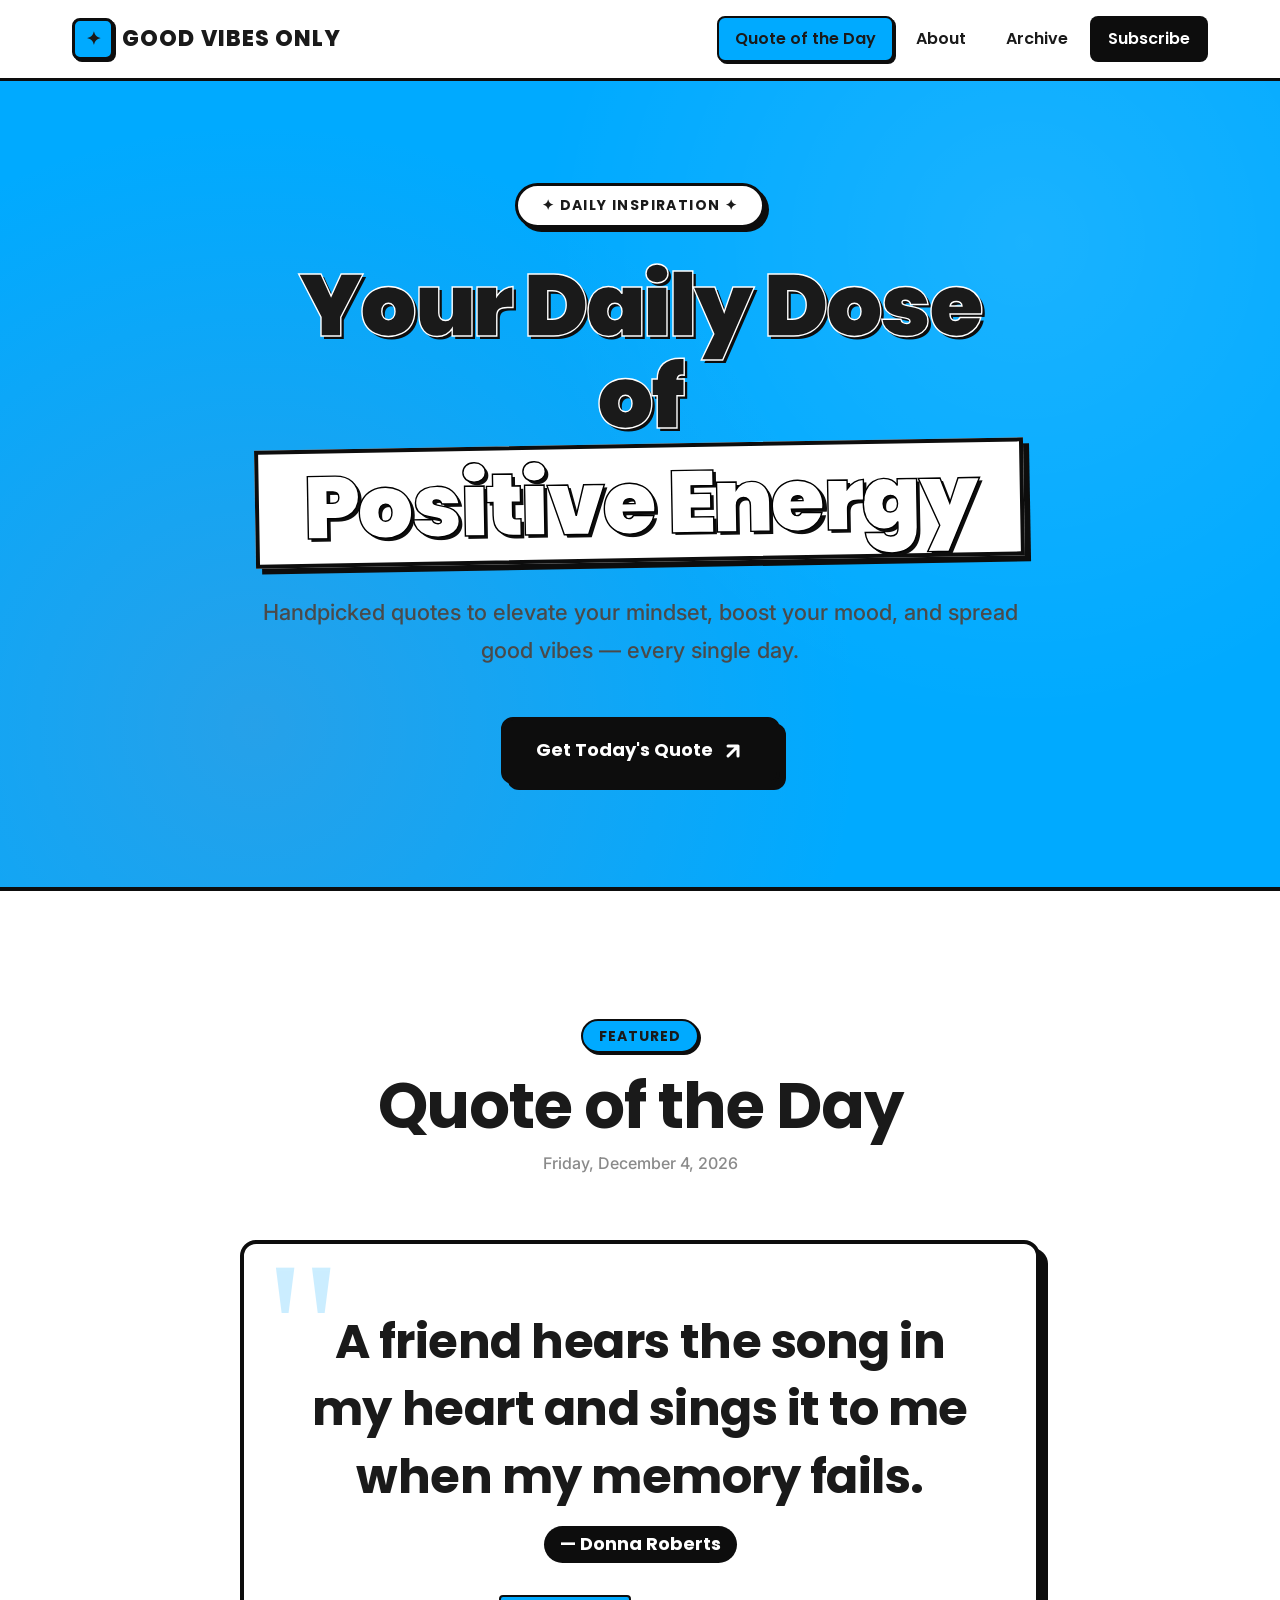
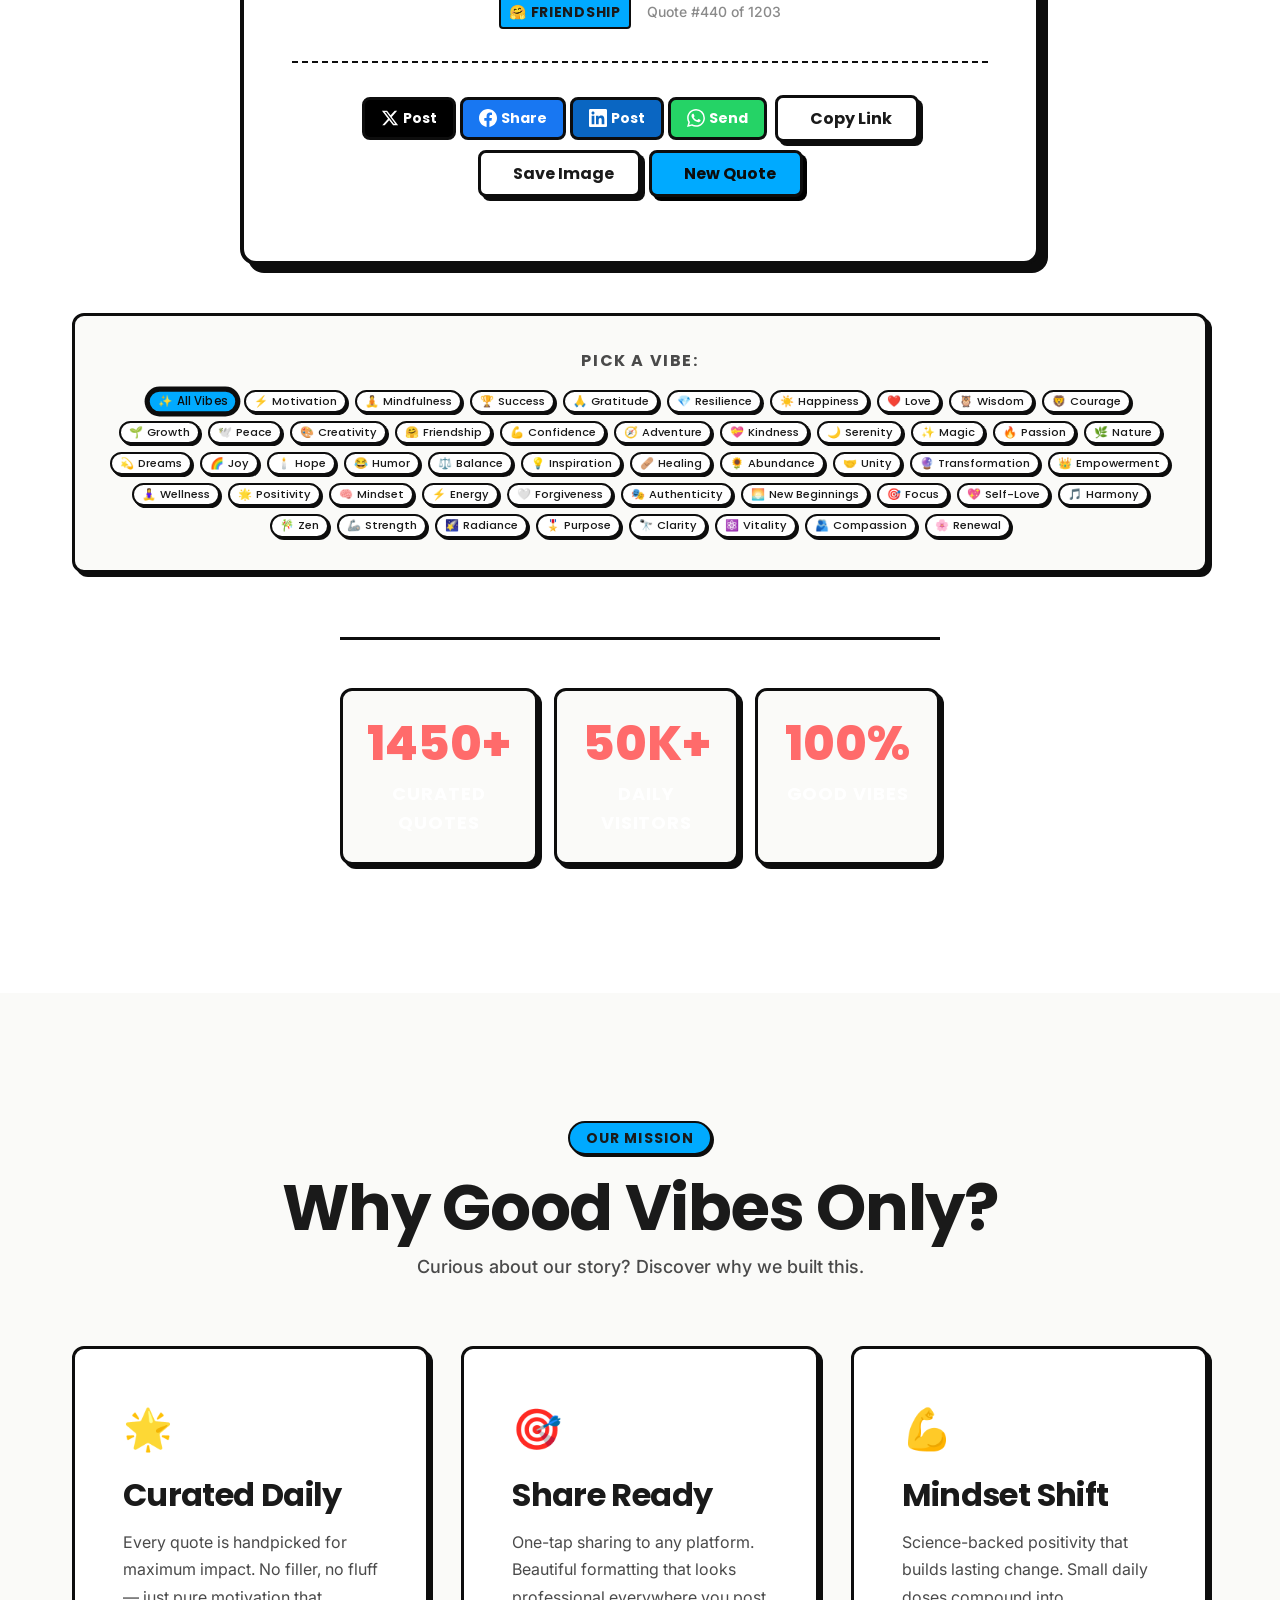
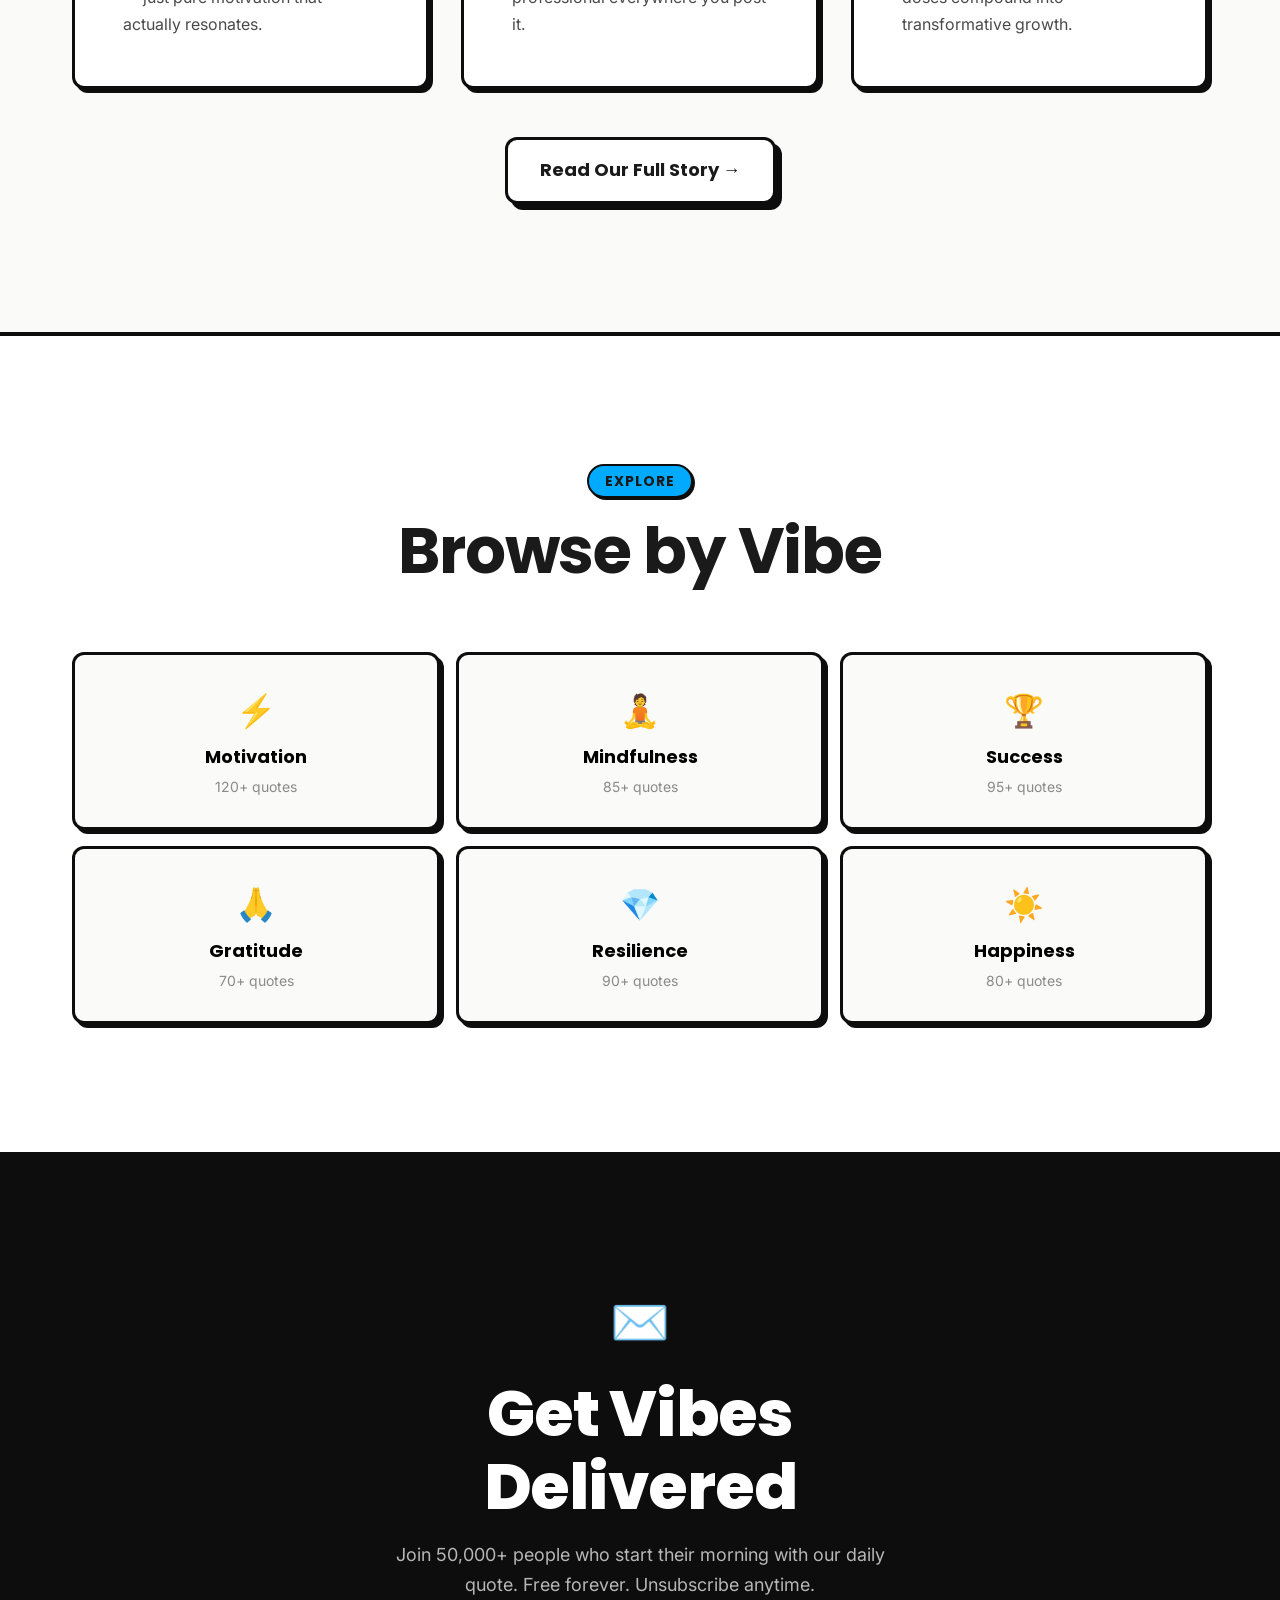
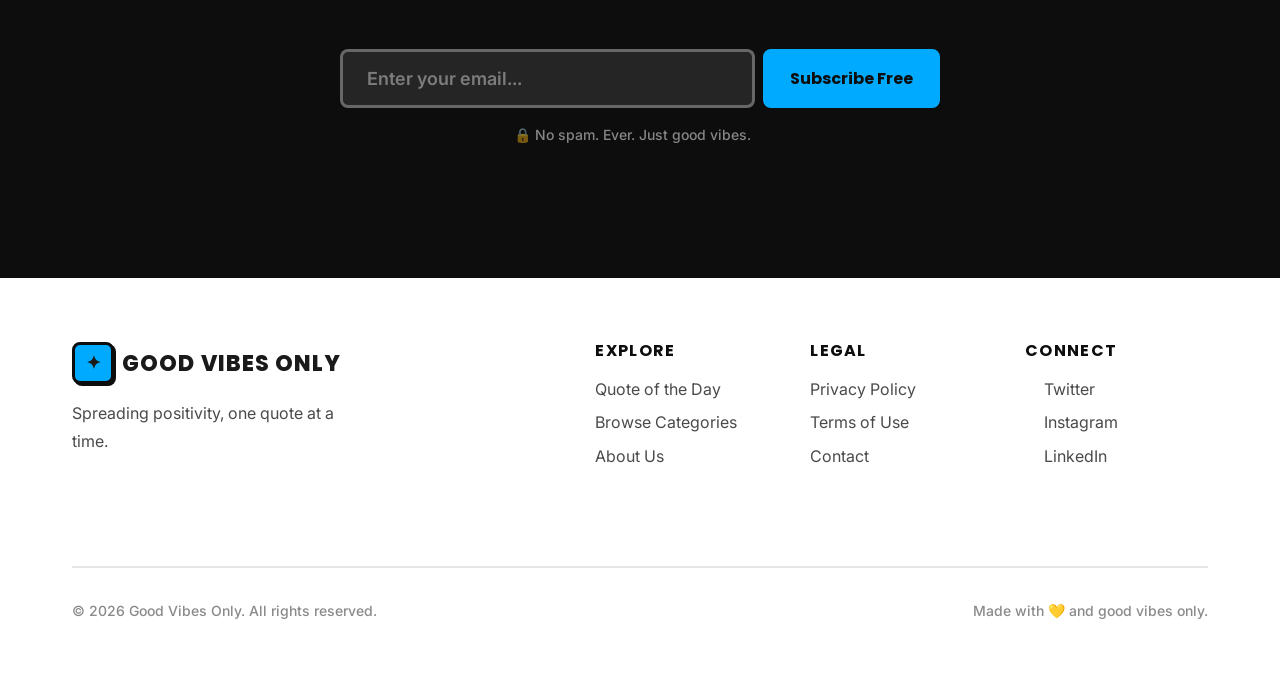
<file: index.html>
<!DOCTYPE html>
<html lang="en" data-theme="light">
<head>
    <!-- ========== CORE META ========== -->
    <meta charset="UTF-8">
    <meta name="viewport" content="width=device-width, initial-scale=1.0, viewport-fit=cover">
    <meta http-equiv="X-UA-Compatible" content="IE=edge">
    
    <!-- ========== SEO PRIMARY ========== -->
    <title>Good Vibes Only | Daily Positive Quotes & Motivation</title>
    <meta name="title" content="Good Vibes Only | Daily Positive Quotes & Motivation">
    <meta name="description" content="Start your day with powerful positive quotes. Good Vibes Only delivers handpicked motivational quotes to elevate your mindset, boost productivity, and spread positivity. Share inspiration daily.">
    <meta name="keywords" content="positive quotes, daily motivation, good vibes, inspirational quotes, mindfulness, mental health, self improvement, daily affirmations, motivation, positivity">
    <meta name="author" content="Good Vibes Only">
    <meta name="robots" content="index, follow, max-image-preview:large, max-snippet:-1, max-video-preview:-1">
    <link rel="canonical" href="https://goodvibesonly.com/">
    
    <!-- ========== OPEN GRAPH (Facebook/LinkedIn/etc) ========== -->
    <meta property="og:type" content="website">
    <meta property="og:url" content="https://goodvibesonly.com/">
    <meta property="og:title" content="Good Vibes Only | Quote of the Day">
    <meta property="og:description" content="Your daily dose of positivity. Handpicked quotes to inspire, motivate, and transform your mindset.">
    <meta property="og:image" content="https://goodvibesonly.com/img/og-default.jpg">
    <meta property="og:image:width" content="1200">
    <meta property="og:image:height" content="630">
    <meta property="og:image:alt" content="Good Vibes Only - Daily Positive Quote">
    <meta property="og:site_name" content="Good Vibes Only">
    <meta property="og:locale" content="en_US">
    
    <!-- ========== TWITTER CARD ========== -->
    <meta name="twitter:card" content="summary_large_image">
    <meta name="twitter:url" content="https://goodvibesonly.com/">
    <meta name="twitter:title" content="Good Vibes Only | Quote of the Day">
    <meta name="twitter:description" content="Your daily dose of positivity. Handpicked quotes to inspire and transform.">
    <meta name="twitter:image" content="https://goodvibesonly.com/img/twitter-default.jpg">
    <meta name="twitter:creator" content="@goodvibesonly">
    <meta name="twitter:site" content="@goodvibesonly">
    
    <!-- ========== STRUCTURED DATA (JSON-LD) ========== -->
    <script type="application/ld+json">
    {
        "@context": "https://schema.org",
        "@type": "WebSite",
        "name": "Good Vibes Only",
        "url": "https://goodvibesonly.com/",
        "description": "Daily positive quotes and motivation to transform your mindset",
        "publisher": {
            "@type": "Organization",
            "name": "Good Vibes Only",
            "logo": {
                "@type": "ImageObject",
                "url": "https://goodvibesonly.com/img/logo.svg"
            }
        },
        "potentialAction": {
            "@type": "SearchAction",
            "target": "https://goodvibesonly.com/?q={search_term_string}",
            "query-input": "required name=search_term_string"
        }
    }
    </script>
    
    <!-- ========== FAVICON & APP ICONS ========== -->
    <link rel="icon" type="image/svg+xml" href="/img/favicon.svg">
    <link rel="apple-touch-icon" sizes="180x180" href="/img/apple-touch-icon.png">
    <link rel="manifest" href="/site.webmanifest">
    <meta name="theme-color" content="#00aaff">
    <meta name="msapplication-TileColor" content="#00aaff">
    
    <!-- ========== PRECONNECT FOR PERFORMANCE ========== -->
    <link rel="preconnect" href="https://fonts.googleapis.com">
    <link rel="preconnect" href="https://fonts.gstatic.com" crossorigin>
    
    <!-- ========== FONTS (Poppins Bold - Smooth Anatomical) ========== -->
    <link href="https://fonts.googleapis.com/css2?family=Poppins:wght@500;600;700;800;900&family=Inter:wght@400;500;600&display=swap" rel="stylesheet">
    
    <!-- ========== STYLESHEETS ========== -->
    <link rel="stylesheet" href="/css/styles.css" id="layout-1">
    <link rel="stylesheet" href="/css/styles-blue.css" id="layout-2" disabled>
    <link rel="stylesheet" href="/css/about.css">
</head>

<body>
    <!-- ===== SKIP NAVIGATION (Accessibility) ===== -->
    <a href="#main-content" class="skip-link">Skip to main content</a>
    
    <!-- ===== HEADER ===== -->
    <header class="site-header" role="banner">
        <div class="container header-inner">
            <a href="/" class="logo" aria-label="Good Vibes Only - Home">
                <span class="logo-icon" id="logo-toggle" aria-label="Toggle layout theme" title="Click to switch layout">✦</span>
                <span class="logo-text">GOOD VIBES ONLY</span>
            </a>
            <nav class="main-nav" role="navigation" aria-label="Main navigation">
                <ul class="nav-list">
                    <li><a data-route="/#quote-of-the-day" class="nav-link active">Quote of the Day</a></li>
                    <li><a data-route="/about" class="nav-link">About</a></li>
                    <li><a data-route="/#archive" class="nav-link">Archive</a></li>
                    <li><a data-route="/#subscribe" class="nav-link nav-cta">Subscribe</a></li>
                </ul>
            </nav>
            <button class="mobile-menu-toggle" aria-label="Toggle menu" aria-expanded="false">
                <span class="hamburger"></span>
            </button>
        </div>
    </header>

    <!-- ===== MAIN CONTENT (SPA PAGES) ===== -->
    <main id="main-content" role="main">
        
        <!-- ============================================ -->
        <!-- PAGE: HOME                                  -->
        <!-- ============================================ -->
        <div data-page="home" class="page-active">
            
            <!-- Hero Section -->
            <section class="hero" aria-label="Hero banner">
                <div class="container hero-inner">
                    <p class="hero-badge" aria-label="Daily inspiration badge">✦ DAILY INSPIRATION ✦</p>
                    <h1 class="hero-title">
                        <div class="hero-prefix">Your Daily Dose of</div>
                        <span class="hero-accent">Positive Energy</span>
                    </h1>
                    <p class="hero-subtitle">Handpicked quotes to elevate your mindset, boost your mood, and spread good vibes — every single day.</p>
                    <a data-route="/#quote-of-the-day" href="#quote-of-the-day" class="btn btn-primary btn-large">
                        <span>Get Today's Quote</span>
                        <svg class="btn-arrow" viewBox="0 0 24 24" fill="none" stroke="currentColor" stroke-width="3" stroke-linecap="round" stroke-linejoin="round" aria-hidden="true"><path d="M7 17L17 7M17 7H7M17 7V17"/></svg>
                    </a>
                </div>
            </section>

            <!-- Quote of the Day Section -->
            <section id="quote-of-the-day" class="quote-section" aria-labelledby="qotd-heading">
                <div class="container">
                    
                    <!-- Section Header -->
                    <header class="section-header">
                        <span class="section-badge">FEATURED</span>
                        <h2 id="qotd-heading" class="section-title">Quote of the Day</h2>
                        <time id="quote-date" class="quote-date" datetime=""></time>
                    </header>

                    <!-- Quote Card (Screenshot Optimized) -->
                    <article class="quote-card" id="quote-card" itemscope itemtype="https://schema.org/Quote">
                        
                        <!-- Quote Content -->
                        <blockquote class="quote-content" itemprop="text">
                            <p id="quote-text" class="quote-text"></p>
                            <footer class="quote-author" itemscope itemtype="https://schema.org/Person">
                                <cite itemprop="name" id="quote-author"></cite>
                            </footer>
                        </blockquote>

                        <!-- Quote Meta -->
                        <aside class="quote-meta">
                            <span class="quote-category" id="quote-category"></span>
                            <span class="quote-number" id="quote-number"></span>
                        </aside>

                        <!-- Action Buttons -->
                        <div class="quote-actions">
                            
                            <!-- Share Buttons -->
                            <div class="share-group" role="group" aria-label="Share this quote">
                                <button class="btn btn-share btn-twitter" data-platform="twitter" aria-label="Share on Twitter/X">
                                    <svg viewBox="0 0 24 24" fill="currentColor" aria-hidden="true"><path d="M18.244 2.25h3.308l-7.227 8.26 8.502 11.24H16.17l-5.214-6.817L4.99 21.75H1.68l7.73-8.835L1.254 2.25H8.08l4.713 6.231zm-1.161 17.52h1.833L7.084 4.126H5.117z"/></svg>
                                    <span>Post</span>
                                </button>
                                <button class="btn btn-share btn-facebook" data-platform="facebook" aria-label="Share on Facebook">
                                    <svg viewBox="0 0 24 24" fill="currentColor" aria-hidden="true"><path d="M24 12.073c0-6.627-5.373-12-12-12s-12 5.373-12 12c0 5.99 4.388 10.954 10.125 11.854v-8.385H7.078v-3.47h3.047V9.43c0-3.007 1.792-4.669 4.533-4.669 1.312 0 2.686.235 2.686.235v2.953H15.83c-1.491 0-1.956.925-1.956 1.874v2.25h3.328l-.532 3.47h-2.796v8.385C19.612 23.027 24 18.062 24 12.073z"/></svg>
                                    <span>Share</span>
                                </button>
                                <button class="btn btn-share btn-linkedin" data-platform="linkedin" aria-label="Share on LinkedIn">
                                    <svg viewBox="0 0 24 24" fill="currentColor" aria-hidden="true"><path d="M20.447 20.452h-3.554v-5.569c0-1.328-.027-3.037-1.852-3.037-1.853 0-2.136 1.445-2.136 2.939v5.667H9.351V9h3.414v1.561h.046c.477-.9 1.637-1.85 3.37-1.85 3.601 0 4.267 2.37 4.267 5.455v6.286zM5.337 7.433c-1.144 0-2.063-.926-2.063-2.065 0-1.138.92-2.063 2.063-2.063 1.14 0 2.064.925 2.064 2.063 0 1.139-.925 2.065-2.064 2.065zm1.782 13.019H3.555V9h3.564v11.452zM22.225 0H1.771C.792 0 0 .774 0 1.729v20.542C0 23.227.792 24 1.771 24h20.451C23.2 24 24 23.227 24 22.271V1.729C24 .774 23.2 0 22.222 0h.003z"/></svg>
                                    <span>Post</span>
                                </button>
                                <button class="btn btn-share btn-whatsapp" data-platform="whatsapp" aria-label="Share on WhatsApp">
                                    <svg viewBox="0 0 24 24" fill="currentColor" aria-hidden="true"><path d="M17.472 14.382c-.297-.149-1.758-.867-2.03-.967-.273-.099-.471-.148-.67.15-.197.297-.767.966-.94 1.164-.173.199-.347.223-.644.075-.297-.15-1.255-.463-2.39-1.475-.883-.788-1.48-1.761-1.653-2.059-.173-.297-.018-.458.13-.606.134-.133.298-.347.446-.52.149-.174.198-.298.298-.497.099-.198.05-.371-.025-.52-.075-.149-.669-1.612-.916-2.207-.242-.579-.487-.5-.669-.51-.173-.008-.371-.01-.57-.01-.198 0-.52.074-.792.372-.272.297-1.04 1.016-1.04 2.479 0 1.462 1.065 2.875 1.213 3.074.149.198 2.096 3.2 5.077 4.487.709.306 1.262.489 1.694.625.712.227 1.36.195 1.871.118.571-.085 1.758-.719 2.006-1.413.248-.694.248-1.289.173-1.413-.074-.124-.272-.198-.57-.347m-5.421 7.403h-.004a9.87 9.87 0 01-5.031-1.378l-.361-.214-3.741.982.998-3.648-.235-.374a9.86 9.86 0 01-1.51-5.26c.001-5.45 4.436-9.884 9.888-9.884 2.64 0 5.122 1.03 6.988 2.898a9.825 9.825 0 012.893 6.994c-.003 5.45-4.437 9.884-9.885 9.884m8.413-18.297A11.815 11.815 0 0012.05 0C5.495 0 .16 5.335.157 11.892c0 2.096.547 4.142 1.588 5.945L.057 24l6.305-1.654a11.882 11.882 0 005.683 1.448h.005c6.554 0 11.89-5.335 11.893-11.893a11.821 11.821 0 00-3.48-8.413z"/></svg>
                                    <span>Send</span>
                                </button>
                            </div>

                            <!-- Copy Link Button -->
                            <button class="btn btn-secondary btn-copy" id="copy-link-btn" aria-label="Copy quote link">
                                <svg viewBox="0 0 24 24" fill="none" stroke="currentColor" stroke-width="2.5" stroke-linecap="round" stroke-linejoin="round" aria-hidden="true"><rect x="9" y="9" width="13" height="13" rx="2" ry="2"/><path d="M5 15H4a2 2 0 01-2-2V4a2 2 0 012-2h9a2 2 0 012 2v1"/></svg>
                                <span>Copy Link</span>
                            </button>

                            <!-- Download Screenshot Button -->
                            <button class="btn btn-secondary btn-download" id="download-btn" aria-label="Download quote as image">
                                <svg viewBox="0 0 24 24" fill="none" stroke="currentColor" stroke-width="2.5" stroke-linecap="round" stroke-linejoin="round" aria-hidden="true"><path d="M21 15v4a2 2 0 01-2 2H5a2 2 0 01-2-2v-4"/><polyline points="7 10 12 15 17 10"/><line x1="12" y1="15" x2="12" y2="3"/></svg>
                                <span>Save Image</span>
                            </button>

                            <!-- New Quote Button -->
                            <button class="btn btn-accent btn-new-quote" id="new-quote-btn" aria-label="Get new random quote">
                                <svg viewBox="0 0 24 24" fill="none" stroke="currentColor" stroke-width="2.5" stroke-linecap="round" stroke-linejoin="round" aria-hidden="true"><polyline points="23 4 23 10 17 10"/><polyline points="1 20 1 14 7 14"/><path d="M3.51 9a9 9 0 0114.85-3.36L23 10M1 14l4.64 4.36A9 9 0 0020.49 15"/></svg>
                                <span>New Quote</span>
                            </button>
                        </div>
                    </article>

                    <!-- Vibe Selector -->
                    <div class="vibe-selector" aria-label="Filter quotes by vibe">
                        <span class="vibe-label">Pick a Vibe:</span>
                        <div class="vibe-buttons" role="group" aria-label="Vibe categories">
                            <button class="vibe-btn active" data-vibe="all" aria-pressed="true">
                                <span class="vibe-emoji">✨</span>
                                <span class="vibe-name">All Vibes</span>
                            </button>
                            <button class="vibe-btn" data-vibe="motivation" aria-pressed="false">
                                <span class="vibe-emoji">⚡</span>
                                <span class="vibe-name">Motivation</span>
                            </button>
                            <button class="vibe-btn" data-vibe="mindfulness" aria-pressed="false">
                                <span class="vibe-emoji">🧘</span>
                                <span class="vibe-name">Mindfulness</span>
                            </button>
                            <button class="vibe-btn" data-vibe="success" aria-pressed="false">
                                <span class="vibe-emoji">🏆</span>
                                <span class="vibe-name">Success</span>
                            </button>
                            <button class="vibe-btn" data-vibe="gratitude" aria-pressed="false">
                                <span class="vibe-emoji">🙏</span>
                                <span class="vibe-name">Gratitude</span>
                            </button>
                            <button class="vibe-btn" data-vibe="resilience" aria-pressed="false">
                                <span class="vibe-emoji">💎</span>
                                <span class="vibe-name">Resilience</span>
                            </button>
                            <button class="vibe-btn" data-vibe="happiness" aria-pressed="false">
                                <span class="vibe-emoji">☀️</span>
                                <span class="vibe-name">Happiness</span>
                            </button>
                            <button class="vibe-btn" data-vibe="love" aria-pressed="false">
                                <span class="vibe-emoji">❤️</span>
                                <span class="vibe-name">Love</span>
                            </button>
                            <button class="vibe-btn" data-vibe="wisdom" aria-pressed="false">
                                <span class="vibe-emoji">🦉</span>
                                <span class="vibe-name">Wisdom</span>
                            </button>
                            <button class="vibe-btn" data-vibe="courage" aria-pressed="false">
                                <span class="vibe-emoji">🦁</span>
                                <span class="vibe-name">Courage</span>
                            </button>
                            <button class="vibe-btn" data-vibe="growth" aria-pressed="false">
                                <span class="vibe-emoji">🌱</span>
                                <span class="vibe-name">Growth</span>
                            </button>
                            <button class="vibe-btn" data-vibe="peace" aria-pressed="false">
                                <span class="vibe-emoji">🕊️</span>
                                <span class="vibe-name">Peace</span>
                            </button>
                            <button class="vibe-btn" data-vibe="creativity" aria-pressed="false">
                                <span class="vibe-emoji">🎨</span>
                                <span class="vibe-name">Creativity</span>
                            </button>
                            <button class="vibe-btn" data-vibe="friendship" aria-pressed="false">
                                <span class="vibe-emoji">🤗</span>
                                <span class="vibe-name">Friendship</span>
                            </button>
                            <button class="vibe-btn" data-vibe="confidence" aria-pressed="false">
                                <span class="vibe-emoji">💪</span>
                                <span class="vibe-name">Confidence</span>
                            </button>
                            <button class="vibe-btn" data-vibe="adventure" aria-pressed="false">
                                <span class="vibe-emoji">🧭</span>
                                <span class="vibe-name">Adventure</span>
                            </button>
                            <button class="vibe-btn" data-vibe="kindness" aria-pressed="false">
                                <span class="vibe-emoji">💝</span>
                                <span class="vibe-name">Kindness</span>
                            </button>
                            <button class="vibe-btn" data-vibe="serenity" aria-pressed="false">
                                <span class="vibe-emoji">🌙</span>
                                <span class="vibe-name">Serenity</span>
                            </button>
                            <button class="vibe-btn" data-vibe="magic" aria-pressed="false">
                                <span class="vibe-emoji">✨</span>
                                <span class="vibe-name">Magic</span>
                            </button>
                            <button class="vibe-btn" data-vibe="passion" aria-pressed="false">
                                <span class="vibe-emoji">🔥</span>
                                <span class="vibe-name">Passion</span>
                            </button>
                            <button class="vibe-btn" data-vibe="nature" aria-pressed="false">
                                <span class="vibe-emoji">🌿</span>
                                <span class="vibe-name">Nature</span>
                            </button>
                            <button class="vibe-btn" data-vibe="dreams" aria-pressed="false">
                                <span class="vibe-emoji">💫</span>
                                <span class="vibe-name">Dreams</span>
                            </button>
                            <button class="vibe-btn" data-vibe="joy" aria-pressed="false">
                                <span class="vibe-emoji">🌈</span>
                                <span class="vibe-name">Joy</span>
                            </button>
                            <button class="vibe-btn" data-vibe="hope" aria-pressed="false">
                                <span class="vibe-emoji">🕯️</span>
                                <span class="vibe-name">Hope</span>
                            </button>
                            <button class="vibe-btn" data-vibe="humor" aria-pressed="false">
                                <span class="vibe-emoji">😂</span>
                                <span class="vibe-name">Humor</span>
                            </button>
                            <button class="vibe-btn" data-vibe="balance" aria-pressed="false">
                                <span class="vibe-emoji">⚖️</span>
                                <span class="vibe-name">Balance</span>
                            </button>
                            <button class="vibe-btn" data-vibe="inspiration" aria-pressed="false">
                                <span class="vibe-emoji">💡</span>
                                <span class="vibe-name">Inspiration</span>
                            </button>
                            <button class="vibe-btn" data-vibe="healing" aria-pressed="false">
                                <span class="vibe-emoji">🩹</span>
                                <span class="vibe-name">Healing</span>
                            </button>
                            <button class="vibe-btn" data-vibe="abundance" aria-pressed="false">
                                <span class="vibe-emoji">🌻</span>
                                <span class="vibe-name">Abundance</span>
                            </button>
                            <button class="vibe-btn" data-vibe="unity" aria-pressed="false">
                                <span class="vibe-emoji">🤝</span>
                                <span class="vibe-name">Unity</span>
                            </button>
                            <button class="vibe-btn" data-vibe="transformation" aria-pressed="false">
                                <span class="vibe-emoji">🔮</span>
                                <span class="vibe-name">Transformation</span>
                            </button>
                            <button class="vibe-btn" data-vibe="empowerment" aria-pressed="false">
                                <span class="vibe-emoji">👑</span>
                                <span class="vibe-name">Empowerment</span>
                            </button>
                            <button class="vibe-btn" data-vibe="wellness" aria-pressed="false">
                                <span class="vibe-emoji">🧘‍♀️</span>
                                <span class="vibe-name">Wellness</span>
                            </button>
                            <button class="vibe-btn" data-vibe="positivity" aria-pressed="false">
                                <span class="vibe-emoji">🌟</span>
                                <span class="vibe-name">Positivity</span>
                            </button>
                            <button class="vibe-btn" data-vibe="mindset" aria-pressed="false">
                                <span class="vibe-emoji">🧠</span>
                                <span class="vibe-name">Mindset</span>
                            </button>
                            <button class="vibe-btn" data-vibe="energy" aria-pressed="false">
                                <span class="vibe-emoji">⚡</span>
                                <span class="vibe-name">Energy</span>
                            </button>
                            <button class="vibe-btn" data-vibe="forgiveness" aria-pressed="false">
                                <span class="vibe-emoji">🤍</span>
                                <span class="vibe-name">Forgiveness</span>
                            </button>
                            <button class="vibe-btn" data-vibe="authenticity" aria-pressed="false">
                                <span class="vibe-emoji">🎭</span>
                                <span class="vibe-name">Authenticity</span>
                            </button>
                            <button class="vibe-btn" data-vibe="new_beginnings" aria-pressed="false">
                                <span class="vibe-emoji">🌅</span>
                                <span class="vibe-name">New Beginnings</span>
                            </button>
                            <button class="vibe-btn" data-vibe="focus" aria-pressed="false">
                                <span class="vibe-emoji">🎯</span>
                                <span class="vibe-name">Focus</span>
                            </button>
                            <button class="vibe-btn" data-vibe="self_love" aria-pressed="false">
                                <span class="vibe-emoji">💖</span>
                                <span class="vibe-name">Self-Love</span>
                            </button>
                            <button class="vibe-btn" data-vibe="harmony" aria-pressed="false">
                                <span class="vibe-emoji">🎵</span>
                                <span class="vibe-name">Harmony</span>
                            </button>
                            <button class="vibe-btn" data-vibe="zen" aria-pressed="false">
                                <span class="vibe-emoji">🎋</span>
                                <span class="vibe-name">Zen</span>
                            </button>
                            <button class="vibe-btn" data-vibe="strength" aria-pressed="false">
                                <span class="vibe-emoji">🦾</span>
                                <span class="vibe-name">Strength</span>
                            </button>
                            <button class="vibe-btn" data-vibe="radiance" aria-pressed="false">
                                <span class="vibe-emoji">🌠</span>
                                <span class="vibe-name">Radiance</span>
                            </button>
                            <button class="vibe-btn" data-vibe="purpose" aria-pressed="false">
                                <span class="vibe-emoji">🎖️</span>
                                <span class="vibe-name">Purpose</span>
                            </button>
                            <button class="vibe-btn" data-vibe="clarity" aria-pressed="false">
                                <span class="vibe-emoji">🔭</span>
                                <span class="vibe-name">Clarity</span>
                            </button>
                            <button class="vibe-btn" data-vibe="vitality" aria-pressed="false">
                                <span class="vibe-emoji">⚛️</span>
                                <span class="vibe-name">Vitality</span>
                            </button>
                            <button class="vibe-btn" data-vibe="compassion" aria-pressed="false">
                                <span class="vibe-emoji">🫂</span>
                                <span class="vibe-name">Compassion</span>
                            </button>
                            <button class="vibe-btn" data-vibe="renewal" aria-pressed="false">
                                <span class="vibe-emoji">🌸</span>
                                <span class="vibe-name">Renewal</span>
                            </button>
                        </div>
                    </div>

                    <!-- Quick Stats -->
                    <div class="quick-stats" aria-label="Community statistics">
                        <div class="stat-item">
                            <span class="stat-value" id="total-quotes">1450+</span>
                            <span class="stat-label">Curated Quotes</span>
                        </div>
                        <div class="stat-item">
                            <span class="stat-value">50K+</span>
                            <span class="stat-label">Daily Visitors</span>
                        </div>
                        <div class="stat-item">
                            <span class="stat-value">100%</span>
                            <span class="stat-label">Good Vibes</span>
                        </div>
                    </div>
                </div>
            </section>

            <!-- About Section (Home Preview - links to full About page) -->
            <section id="about" class="about-section" aria-labelledby="about-heading">
                <div class="container">
                    <header class="section-header">
                        <span class="section-badge">OUR MISSION</span>
                        <h2 id="about-heading" class="section-title">Why Good Vibes Only?</h2>
                        <p class="section-subtitle">Curious about our story? Discover why we built this.</p>
                    </header>
                    <div class="about-grid">
                        <article class="about-card animate-on-scroll">
                            <div class="about-icon" aria-hidden="true">🌟</div>
                            <h3 class="about-title">Curated Daily</h3>
                            <p class="about-text">Every quote is handpicked for maximum impact. No filler, no fluff — just pure motivation that actually resonates.</p>
                        </article>
                        <article class="about-card animate-on-scroll">
                            <div class="about-icon" aria-hidden="true">🎯</div>
                            <h3 class="about-title">Share Ready</h3>
                            <p class="about-text">One-tap sharing to any platform. Beautiful formatting that looks professional everywhere you post it.</p>
                        </article>
                        <article class="about-card animate-on-scroll">
                            <div class="about-icon" aria-hidden="true">💪</div>
                            <h3 class="about-title">Mindset Shift</h3>
                            <p class="about-text">Science-backed positivity that builds lasting change. Small daily doses compound into transformative growth.</p>
                        </article>
                    </div>
                    <div style="text-align: center; margin-top: var(--space-2xl);">
                        <a data-route="/about" class="btn btn-secondary btn-large">
                            <span>Read Our Full Story →</span>
                        </a>
                    </div>
                </div>
            </section>

            <!-- Categories / Archive Section -->
            <section id="archive" class="archive-section" aria-labelledby="archive-heading">
                <div class="container">
                    <header class="section-header">
                        <span class="section-badge">EXPLORE</span>
                        <h2 id="archive-heading" class="section-title">Browse by Vibe</h2>
                    </header>
                    <div class="category-grid" role="list" aria-label="Quote categories">
                        <button class="category-card" data-category="motivation" role="listitem">
                            <span class="category-icon" aria-hidden="true">⚡</span>
                            <span class="category-name">Motivation</span>
                            <span class="category-count">120+ quotes</span>
                        </button>
                        <button class="category-card" data-category="mindfulness" role="listitem">
                            <span class="category-icon" aria-hidden="true">🧘</span>
                            <span class="category-name">Mindfulness</span>
                            <span class="category-count">85+ quotes</span>
                        </button>
                        <button class="category-card" data-category="success" role="listitem">
                            <span class="category-icon" aria-hidden="true">🏆</span>
                            <span class="category-name">Success</span>
                            <span class="category-count">95+ quotes</span>
                        </button>
                        <button class="category-card" data-category="gratitude" role="listitem">
                            <span class="category-icon" aria-hidden="true">🙏</span>
                            <span class="category-name">Gratitude</span>
                            <span class="category-count">70+ quotes</span>
                        </button>
                        <button class="category-card" data-category="resilience" role="listitem">
                            <span class="category-icon" aria-hidden="true">💎</span>
                            <span class="category-name">Resilience</span>
                            <span class="category-count">90+ quotes</span>
                        </button>
                        <button class="category-card" data-category="happiness" role="listitem">
                            <span class="category-icon" aria-hidden="true">☀️</span>
                            <span class="category-name">Happiness</span>
                            <span class="category-count">80+ quotes</span>
                        </button>
                    </div>
                </div>
            </section>

            <!-- Newsletter / Subscribe Section -->
            <section id="subscribe" class="subscribe-section" aria-labelledby="subscribe-heading">
                <div class="container">
                    <div class="subscribe-card">
                        <header class="subscribe-header">
                            <span class="subscribe-icon" aria-hidden="true">✉️</span>
                            <h2 id="subscribe-heading" class="subscribe-title">Get Vibes Delivered</h2>
                            <p class="subscribe-text">Join 50,000+ people who start their morning with our daily quote. Free forever. Unsubscribe anytime.</p>
                        </header>
                        <form class="subscribe-form" action="#" method="POST" aria-label="Newsletter subscription">
                            <div class="form-row">
                                <label for="email-input" class="sr-only">Email address</label>
                                <input 
                                    type="email" 
                                    id="email-input" 
                                    name="email" 
                                    class="form-input" 
                                    placeholder="Enter your email..."
                                    required
                                    autocomplete="email"
                                    aria-required="true"
                                >
                                <button type="submit" class="btn btn-primary btn-submit">
                                    <span>Subscribe Free</span>
                                </button>
                            </div>
                            <p class="form-note">🔒 No spam. Ever. Just good vibes.</p>
                        </form>
                    </div>
                </div>
            </section>

        </div><!-- END: HOME PAGE -->

        <!-- ============================================ -->
        <!-- PAGE: ABOUT                                 -->
        <!-- ============================================ -->
        <div data-page="about">
            
            <!-- About Hero -->
            <section id="about-hero" class="about-hero" aria-label="About page hero">
                <div class="container about-hero-inner">
                    <nav class="breadcrumb" aria-label="Breadcrumb">
                        <a data-route="/">Home</a>
                        <span class="breadcrumb-sep" aria-hidden="true">→</span>
                        <span aria-current="page">About</span>
                    </nav>
                    <h1 class="about-hero-title animate-on-scroll">
                        Why <span class="text-accent">Good Vibes Only</span>?
                    </h1>
                    <p class="about-hero-subtitle animate-on-scroll">
                        We're not just another quote site. We're a daily ritual for people who refuse to settle for ordinary days.
                    </p>
                    <div class="hero-decoration" aria-hidden="true">
                        <span class="deco-ring deco-ring-1"></span>
                        <span class="deco-ring deco-ring-2"></span>
                        <span class="deco-dot deco-dot-1"></span>
                        <span class="deco-dot deco-dot-2"></span>
                    </div>
                </div>
            </section>

            <!-- Origin Story -->
            <section id="origin-story" class="about-story" aria-labelledby="story-heading">
                <div class="container">
                    <div class="story-grid">
                        <div class="story-content animate-on-scroll">
                            <span class="section-badge">OUR ORIGIN</span>
                            <h2 id="story-heading" class="story-title">It Started With One Quote</h2>
                            <p class="story-text">
                                Good Vibes Only was born from a simple realization: <strong>the right words at the right time can change everything.</strong> One morning, a single quote shifted an entire perspective — and the idea took hold.
                            </p>
                            <p class="story-text">
                                We noticed something powerful. Most quote sites are cluttered, overwhelming, or feel impersonal. They treat words like content to be consumed rather than wisdom to be absorbed. That's where we're different.
                            </p>
                            <p class="story-text">
                                Every quote here is handpicked, vetted, and chosen because it has the potential to be someone's turning point. The quote that makes them apply for that job. Start that conversation. Forgive themselves. Take that leap.
                            </p>
                        </div>
                        <div class="story-visual animate-on-scroll" aria-hidden="true">
                            <div class="quote-showcase">
                                <span class="showcase-quote-mark">"</span>
                                <p class="showcase-text">The only way to do great work is to love what you do.</p>
                                <span class="showcase-author">— Steve Jobs</span>
                            </div>
                            <div class="floating-element float-1" aria-hidden="true">✦</div>
                            <div class="floating-element float-2" aria-hidden="true">⚡</div>
                            <div class="floating-element float-3" aria-hidden="true">💫</div>
                        </div>
                    </div>
                </div>
            </section>

            <!-- Mission / Vision / Values -->
            <section id="mission" class="about-mission" aria-labelledby="mission-heading">
                <div class="container">
                    <header class="section-header animate-on-scroll">
                        <span class="section-badge">WHAT DRIVES US</span>
                        <h2 id="mission-heading" class="section-title">Our North Star</h2>
                    </header>
                    
                    <div class="mission-grid">
                        <!-- Mission Card -->
                        <article class="mission-card mission-primary animate-on-scroll">
                            <div class="mission-icon-wrap">
                                <span class="mission-icon" aria-hidden="true">🎯</span>
                                <span class="mission-glow" aria-hidden="true"></span>
                            </div>
                            <h3 class="mission-title">Our Mission</h3>
                            <p class="mission-text">
                                To deliver one powerful dose of positivity every single day — curated with intention, designed for impact, and shared with love. We exist to turn ordinary mornings into extraordinary starting lines.
                            </p>
                            <ul class="mission-points">
                                <li>Handpick every quote for maximum resonance</li>
                                <li>Design for screenshot-worthy sharing</li>
                                <li>Build tools that amplify positivity</li>
                            </ul>
                        </article>

                        <!-- Vision Card -->
                        <article class="mission-card animate-on-scroll">
                            <div class="mission-icon-wrap">
                                <span class="mission-icon" aria-hidden="true">🔭</span>
                            </div>
                            <h3 class="mission-title">Our Vision</h3>
                            <p class="mission-text">
                                A world where everyone starts their day with intention. Where positivity isn't just a feeling — it's a practice. Where one quote becomes the catalyst for real change.
                            </p>
                        </article>

                        <!-- Values Grid -->
                        <div class="values-section animate-on-scroll">
                            <h3 class="values-heading">What We Believe In</h3>
                            <div class="values-grid stagger-children">
                                <div class="value-item">
                                    <span class="value-icon" aria-hidden="true">✦</span>
                                    <span class="value-name">Quality Over Quantity</span>
                                    <p class="value-desc">One great quote beats 50 mediocre ones</p>
                                </div>
                                <div class="value-item">
                                    <span class="value-icon" aria-hidden="true">♾️</span>
                                    <span class="value-name">Consistency compounds</span>
                                    <p class="value-desc">Small daily doses create lasting change</p>
                                </div>
                                <div class="value-item">
                                    <span class="value-icon" aria-hidden="true">🤝</span>
                                    <span class="value-name">Share the good</span>
                                    <p class="value-desc">Positivity multiplies when shared</p>
                                </div>
                                <div class="value-item">
                                    <span class="value-icon" aria-hidden="true">🧠</span>
                                    <span class="value-name">Science meets soul</span>
                                    <p class="value-desc">Backed by psychology, fueled by heart</p>
                                </div>
                            </div>
                        </div>
                    </div>
                </div>
            </section>

            <!-- By The Numbers -->
            <section id="stats" class="about-stats" aria-label="Impact statistics">
                <div class="container">
                    <header class="section-header animate-on-scroll">
                        <span class="section-badge">OUR IMPACT</span>
                        <h2 class="section-title">By The Numbers</h2>
                        <p class="section-subtitle">Numbers don't tell the whole story — but they give you an idea of the wave we're building together.</p>
                    </header>
                    
                    <div class="stats-grid stagger-children">
                        <div class="stat-card">
                            <span class="stat-number" data-target="105">0</span>
                            <span class="stat-suffix">+</span>
                            <span class="stat-label">Handpicked Quotes</span>
                            <p class="stat-desc">Every single one vetted for impact</p>
                        </div>
                        <div class="stat-card">
                            <span class="stat-number" data-target="50">0</span>
                            <span class="stat-suffix">K+</span>
                            <span class="stat-label">Daily Readers</span>
                            <p class="stat-desc">People starting their day with us</p>
                        </div>
                        <div class="stat-card">
                            <span class="stat-number" data-target="6">0</span>
                            <span class="stat-suffix"></span>
                            <span class="stat-label">Vibe Categories</span>
                            <p class="stat-desc">From Mindfulness to Motivation</p>
                        </div>
                        <div class="stat-card">
                            <span class="stat-number" data-target="100">0</span>
                            <span class="stat-suffix">%</span>
                            <span class="stat-label">Free Forever</span>
                            <p class="stat-desc">No paywalls, no catch, just vibes</p>
                        </div>
                    </div>
                </div>
            </section>

            <!-- How We Curate (Timeline) -->
            <section id="process" class="about-how" aria-labelledby="how-heading">
                <div class="container">
                    <header class="section-header animate-on-scroll">
                        <span class="section-badge">THE PROCESS</span>
                        <h2 id="how-heading" class="section-title">How We Curate</h2>
                        <p class="section-subtitle">Not all quotes are created equal. Here's our process.</p>
                    </header>
                    
                    <div class="timeline">
                        <div class="timeline-item animate-on-scroll">
                            <div class="timeline-marker" aria-hidden="true">
                                <span class="marker-number">01</span>
                                <span class="marker-line"></span>
                            </div>
                            <div class="timeline-content">
                                <h3 class="timeline-title">Discovery</h3>
                                <p class="timeline-text">We scour books, speeches, interviews, and timeless wisdom across cultures, eras, and disciplines. If it resonates, we find it.</p>
                            </div>
                        </div>
                        
                        <div class="timeline-item animate-on-scroll">
                            <div class="timeline-marker" aria-hidden="true">
                                <span class="marker-number">02</span>
                                <span class="marker-line"></span>
                            </div>
                            <div class="timeline-content">
                                <h3 class="timeline-title">Vetting</h3>
                                <p class="timeline-text">Every quote passes through our criteria: Is it authentic? Is it actionable? Does it have the power to shift perspective? If not, it doesn't make the cut.</p>
                            </div>
                        </div>
                        
                        <div class="timeline-item animate-on-scroll">
                            <div class="timeline-marker" aria-hidden="true">
                                <span class="marker-number">03</span>
                                <span class="marker-line"></span>
                            </div>
                            <div class="timeline-content">
                                <h3 class="timeline-title">Categorization</h3>
                                <p class="timeline-text">We tag each quote by category, mood, and use-case so you can find exactly what you need — whether it's Monday motivation or Friday gratitude.</p>
                            </div>
                        </div>
                        
                        <div class="timeline-item animate-on-scroll">
                            <div class="timeline-marker" aria-hidden="true">
                                <span class="marker-number">04</span>
                            </div>
                            <div class="timeline-content">
                                <h3 class="timeline-title">Delivery</h3>
                                <p class="timeline-text">Our algorithm selects a deterministic daily quote — meaning everyone sees the same quote each day. It creates a shared moment of positivity across our community.</p>
                            </div>
                        </div>
                    </div>
                </div>
            </section>

            <!-- What Makes Us Different -->
            <section id="difference" class="about-difference" aria-labelledby="diff-heading">
                <div class="container">
                    <header class="section-header animate-on-scroll">
                        <span class="section-badge">THE GOOD VIBES DIFFERENCE</span>
                        <h2 id="diff-heading" class="section-title">Not Just Another Quote Site</h2>
                    </header>
                    
                    <div class="difference-grid stagger-children">
                        <article class="diff-card diff-feature">
                            <div class="diff-icon" aria-hidden="true">🎨</div>
                            <h3 class="diff-title">Screenshot Ready</h3>
                            <p class="diff-text">Every quote is designed to look stunning when shared. One-tap download produces a beautiful image ready for any social platform.</p>
                        </article>
                        
                        <article class="diff-card diff-feature">
                            <div class="diff-icon" aria-hidden="true">📅</div>
                            <h3 class="diff-title">Daily Synchronicity</h3>
                            <p class="diff-text">Everyone gets the same quote each day. It creates a shared experience — like everyone reading the same chapter together.</p>
                        </article>
                        
                        <article class="diff-card diff-feature">
                            <div class="diff-icon" aria-hidden="true">🔒</div>
                            <h3 class="diff-title">Zero Noise</h3>
                            <p class="diff-text">No ads. No pop-ups. No endless scrolling. Just the quote, beautifully presented, and tools to share it with the world.</p>
                        </article>
                        
                        <article class="diff-card diff-feature">
                            <div class="diff-icon" aria-hidden="true">📱</div>
                            <h3 class="diff-title">Mobile First</h3>
                            <p class="diff-text">Designed for thumbs, not mice. Perfect on portrait, landscape, tablet, or desktop. Your vibe, your device.</p>
                        </article>
                        
                        <article class="diff-card diff-feature">
                            <div class="diff-icon" aria-hidden="true">🧠</div>
                            <h3 class="diff-title">Psychology Backed</h3>
                            <p class="diff-text">Our curation follows positive psychology principles: priming effects, affirmation reinforcement, and cognitive reframing.</p>
                        </article>
                        
                        <article class="diff-card diff-feature">
                            <div class="diff-icon" aria-hidden="true">♻️</div>
                            <h3 class="diff-title">Always Fresh</h3>
                            <p class="diff-text">365+ unique quotes means you'll see a new one every day of the year. No repeats until the cycle renews.</p>
                        </article>
                    </div>
                </div>
            </section>

            <!-- CTA Section -->
            <section id="cta" class="about-cta" aria-labelledby="cta-heading">
                <div class="container">
                    <div class="cta-card animate-on-scroll">
                        <span class="cta-icon" aria-hidden="true">✨</span>
                        <h2 id="cta-heading" class="cta-title">Ready to Start Your Day Right?</h2>
                        <p class="cta-text">Join thousands who've made Good Vibes part of their morning ritual. It takes 10 seconds to change your entire outlook.</p>
                        <div class="cta-actions">
                            <a data-route="/" class="btn btn-primary btn-large">
                                <span>Get Today's Quote</span>
                                <svg class="btn-arrow" viewBox="0 0 24 24" fill="none" stroke="currentColor" stroke-width="3" stroke-linecap="round" stroke-linejoin="round" aria-hidden="true"><path d="M7 17L17 7M17 7H7M17 7V17"/></svg>
                            </a>
                            <a data-route="/#subscribe" class="btn btn-secondary btn-large">
                                <span>Subscribe Free</span>
                            </a>
                        </div>
                    </div>
                </div>
            </section>

        </div><!-- END: ABOUT PAGE -->

    </main>

    <!-- ===== FOOTER ===== -->
    <footer class="site-footer" role="contentinfo">
        <div class="container footer-inner">
            <div class="footer-brand">
                <a data-route="/" class="logo footer-logo" aria-label="Good Vibes Only - Home">
                    <span class="logo-icon" aria-hidden="true">✦</span>
                    <span class="logo-text">GOOD VIBES ONLY</span>
                </a>
                <p class="footer-tagline">Spreading positivity, one quote at a time.</p>
            </div>
            
            <nav class="footer-nav" aria-label="Footer navigation">
                <div class="footer-col">
                    <h3 class="footer-heading">Explore</h3>
                    <ul class="footer-links">
                        <li><a data-route="/#quote-of-the-day">Quote of the Day</a></li>
                        <li><a data-route="/#archive">Browse Categories</a></li>
                        <li><a data-route="/about">About Us</a></li>
                    </ul>
                </div>
                <div class="footer-col">
                    <h3 class="footer-heading">Legal</h3>
                    <ul class="footer-links">
                        <li><a href="/privacy">Privacy Policy</a></li>
                        <li><a href="/terms">Terms of Use</a></li>
                        <li><a href="/contact">Contact</a></li>
                    </ul>
                </div>
                <div class="footer-col">
                    <h3 class="footer-heading">Connect</h3>
                    <ul class="footer-links social-links">
                        <li><a href="https://twitter.com/goodvibesonly" rel="noopener noreferrer" target="_blank" aria-label="Twitter/X">Twitter</a></li>
                        <li><a href="https://instagram.com/goodvibesonly" rel="noopener noreferrer" target="_blank" aria-label="Instagram">Instagram</a></li>
                        <li><a href="https://linkedin.com/company/goodvibesonly" rel="noopener noreferrer" target="_blank" aria-label="LinkedIn">LinkedIn</a></li>
                    </ul>
                </div>
            </nav>
            
            <div class="footer-bottom">
                <p class="copyright">&copy; <span id="current-year"></span> Good Vibes Only. All rights reserved.</p>
                <p class="made-with">Made with 💛 and good vibes only.</p>
            </div>
        </div>
    </footer>

    <!-- ===== TOAST NOTIFICATION ===== -->
    <div class="toast" id="toast" role="alert" aria-live="polite" hidden>
        <span class="toast-message" id="toast-message"></span>
    </div>

    <!-- ===== JAVASCRIPT ===== -->
    <script src="/js/quotes.js"></script>
    <script src="/js/main.js"></script>
    <script src="/js/router.js"></script>
    <script src="/js/about.js"></script>
</body>
</html>
</file>
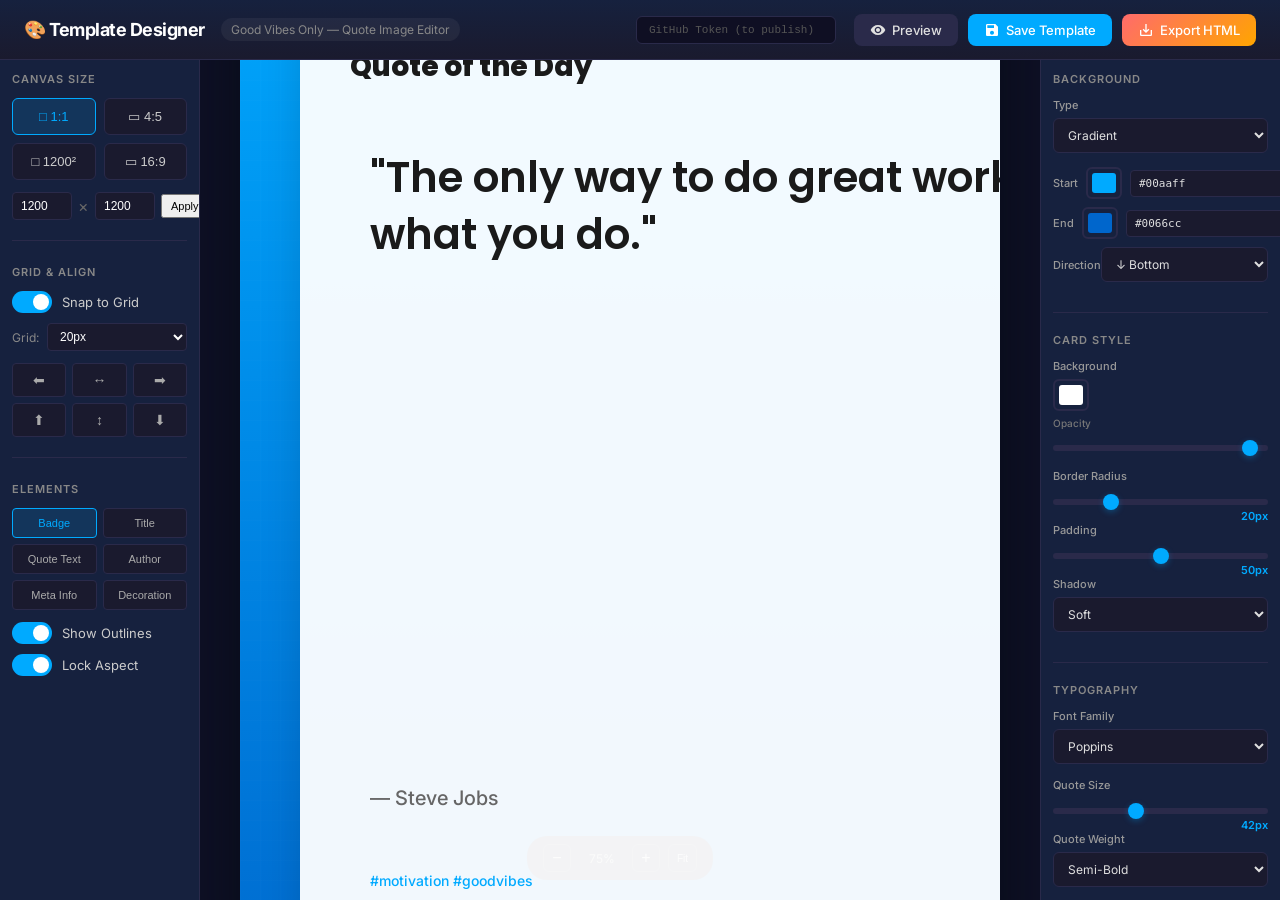
<file: qotdedit.html>
<!DOCTYPE html>
<html lang="en" data-theme="light">
<head>
    <meta charset="UTF-8">
    <meta name="viewport" content="width=device-width, initial-scale=1.0">
    <title>Quote Image Template Designer | Good Vibes Only</title>
    
    <!-- Fonts -->
    <link href="https://fonts.googleapis.com/css2?family=Poppins:wght@300;400;500;600;700;800;900&family=Inter:wght@300;400;500;600;700&family=Playfair+Display:wght@400;500;600;700;800;900&family=Montserrat:wght@300;400;500;600;700;800&family=Lora:wght@400;500;600;700&family=Raleway:wght@300;400;500;600;700;800&display=swap" rel="stylesheet">
    
    <!-- Editor Styles -->
    <link rel="stylesheet" href="css/qotdedit.css">
</head>
<body class="editor-body">
    <!-- ===== TOP BAR ===== -->
    <header class="editor-header">
        <div class="header-left">
            <h1 class="editor-logo">🎨 Template Designer</h1>
            <span class="editor-subtitle">Good Vibes Only — Quote Image Editor</span>
        </div>
        <div class="header-right">
            <div class="token-input-wrapper" title="Enter GitHub PAT to publish template for ALL visitors">
                <input type="password" id="github-token" placeholder="GitHub Token (to publish)" class="token-input">
            </div>
            <button id="btn-preview" class="btn btn-secondary">
                <svg viewBox="0 0 24 24" width="16" height="16"><path fill="currentColor" d="M12 4.5C7 4.5 2.73 7.61 1 12c1.73 4.39 6 7.5 11 7.5s9.27-3.11 11-7.5c-1.73-4.39-6-7.5-11-7.5zM12 17c-2.76 0-5-2.24-5-5s2.24-5 5-5 5 2.24 5 5-2.24 5-5 5zm0-8c-1.66 0-3 1.34-3 3s1.34 3 3 3 3-1.34 3-3-1.34-3-3-3z"/></svg>
                Preview
            </button>
            <button id="btn-save-template" class="btn btn-primary">
                <svg viewBox="0 0 24 24" width="16" height="16"><path fill="currentColor" d="M17 3H5c-1.11 0-2 .9-2 2v14c0 1.1.89 2 2 2h14c1.1 0 2-.9 2-2V7l-4-4zm-5 16c-1.66 0-3-1.34-3-3s1.34-3 3-3 3 1.34 3 3-1.34 3-3 3zm3-10H5V5h10v4z"/></svg>
                Save Template
            </button>
            <button id="btn-export" class="btn btn-accent">
                <svg viewBox="0 0 24 24" width="16" height="16"><path fill="currentColor" d="M19 12v7H5v-7H3v7c0 1.1.9 2 2 2h14c1.1 0 2-.9 2-2v-7h-2zm-6 .67l2.59-2.58L17 11.5l-5 5-5-5 1.41-1.41L11 12.67V3h2z"/></svg>
                Export HTML
            </button>
        </div>
    </header>

    <!-- ===== MAIN LAYOUT ===== -->
    <main class="editor-layout">
        
        <!-- LEFT TOOLBAR -->
        <aside class="toolbar-left">
            <div class="toolbar-section">
                <h3 class="toolbar-title">Canvas Size</h3>
                <div class="size-presets">
                    <button class="size-btn active" data-w="1080" data-h="1080">□ 1:1</button>
                    <button class="size-btn" data-w="1080" data-h="1350">▭ 4:5</button>
                    <button class="size-btn" data-w="1200" data-h="1200">□ 1200²</button>
                    <button class="size-btn" data-w="1920" data-h="1080">▭ 16:9</button>
                </div>
                <div class="custom-size">
                    <input type="number" id="canvas-w" value="1200" min="400" max="4000">
                    <span>×</span>
                    <input type="number" id="canvas-h" value="1200" min="400" max="4000">
                    <button id="apply-size" class="btn-small">Apply</button>
                </div>
            </div>

            <div class="toolbar-section">
                <h3 class="toolbar-title">Grid & Align</h3>
                <label class="toggle-label">
                    <input type="checkbox" id="snap-grid" checked>
                    <span class="toggle-switch"></span>
                    Snap to Grid
                </label>
                <div class="grid-size">
                    <label>Grid:</label>
                    <select id="grid-size-select">
                        <option value="10">10px</option>
                        <option value="20" selected>20px</option>
                        <option value="50">50px</option>
                        <option value="100">100px</option>
                    </select>
                </div>
                <div class="align-buttons">
                    <button class="align-btn" data-align="left" title="Align Left">⬅</button>
                    <button class="align-btn" data-align="center-h" title="Center Horizontal">↔</button>
                    <button class="align-btn" data-align="right" title="Align Right">➡</button>
                    <button class="align-btn" data-align="top" title="Align Top">⬆</button>
                    <button class="align-btn" data-align="center-v" title="Center Vertical">↕</button>
                    <button class="align-btn" data-align="bottom" title="Align Bottom">⬇</button>
                </div>
            </div>

            <div class="toolbar-section">
                <h3 class="toolbar-title">Elements</h3>
                <div class="element-list">
                    <button class="element-btn active" data-element="badge">Badge</button>
                    <button class="element-btn" data-element="title">Title</button>
                    <button class="element-btn" data-element="quote">Quote Text</button>
                    <button class="element-btn" data-element="author">Author</button>
                    <button class="element-btn" data-element="meta">Meta Info</button>
                    <button class="element-btn" data-element="decoration">Decoration</button>
                </div>
                <label class="toggle-label">
                    <input type="checkbox" id="show-outlines" checked>
                    <span class="toggle-switch"></span>
                    Show Outlines
                </label>
                <label class="toggle-label">
                    <input type="checkbox" id="lock-aspect" checked>
                    <span class="toggle-switch"></span>
                    Lock Aspect
                </label>
            </div>
        </aside>

        <!-- CANVAS AREA -->
        <section class="canvas-area">
            <div class="canvas-wrapper" id="canvas-wrapper">
                <div class="grid-overlay" id="grid-overlay"></div>
                <div class="design-canvas" id="design-canvas" style="width: 1200px; height: 1200px;">
                    
                    <!-- Background Layer -->
                    <div class="bg-layer" id="bg-layer"></div>
                    
                    <!-- Card Container -->
                    <div class="card-container" id="card-container" style="left: 60px; top: 60px; width: 1080px; height: 1080px;">
                        
                        <!-- Badge Element -->
                        <div class="editable-element element-badge" id="el-badge" data-element="badge" style="left: 40px; top: 40px;">
                            <span class="badge-text" contenteditable="true">FEATURED</span>
                        </div>
                        
                        <!-- Title Element -->
                        <div class="editable-element element-title" id="el-title" data-element="title" style="left: 40px; top: 100px;">
                            <h2 class="title-text" contenteditable="true">Quote of the Day</h2>
                        </div>
                        
                        <!-- Quote Text Element -->
                        <div class="editable-element element-quote" id="el-quote" data-element="quote" style="left: 60px; top: 200px; width: 960px;">
                            <blockquote class="quote-text" contenteditable="true">"The only way to do great work is to love what you do."</blockquote>
                        </div>
                        
                        <!-- Author Element -->
                        <div class="editable-element element-author" id="el-author" data-element="author" style="left: 60px; bottom: 200px;">
                            <cite class="author-text" contenteditable="true">— Steve Jobs</cite>
                        </div>
                        
                        <!-- Meta Info Element -->
                        <div class="editable-element element-meta" id="el-meta" data-element="meta" style="left: 60px; bottom: 120px;">
                            <span class="meta-text" contenteditable="true">#motivation #goodvibes</span>
                        </div>
                        
                        <!-- Decoration Element -->
                        <div class="editable-element element-decoration" id="el-decoration" data-element="decoration" style="right: 40px; bottom: 40px;">
                            <span class="deco-text" contenteditable="true">✦</span>
                        </div>
                    </div>
                </div>
            </div>
            
            <!-- Zoom Controls -->
            <div class="zoom-controls">
                <button id="zoom-out" class="zoom-btn">−</button>
                <span id="zoom-level">75%</span>
                <button id="zoom-in" class="zoom-btn">+</button>
                <button id="zoom-fit" class="zoom-btn small">Fit</button>
            </div>
        </section>

        <!-- RIGHT PANEL - PROPERTIES -->
        <aside class="properties-panel">
            <div class="panel-section">
                <h3 class="panel-title">Background</h3>
                <div class="prop-group">
                    <label>Type</label>
                    <select id="bg-type">
                        <option value="solid">Solid Color</option>
                        <option value="gradient" selected>Gradient</option>
                        <option value="image">Image</option>
                    </select>
                </div>
                <div class="prop-group bg-solid-group" style="display:none;">
                    <label>Color</label>
                    <input type="color" id="bg-color" value="#00aaff">
                </div>
                <div class="prop-group bg-gradient-group">
                    <div class="gradient-row">
                        <label>Start</label>
                        <input type="color" id="grad-start" value="#00aaff">
                        <input type="text" id="grad-start-hex" value="#00aaff" class="hex-input">
                    </div>
                    <div class="gradient-row">
                        <label>End</label>
                        <input type="color" id="grad-end" value="#0066cc">
                        <input type="text" id="grad-end-hex" value="#0066cc" class="hex-input">
                    </div>
                    <div class="gradient-row">
                        <label>Direction</label>
                        <select id="grad-direction">
                            <option value="180deg" selected>↓ Bottom</option>
                            <option value="0deg">↑ Top</option>
                            <option value="90deg">→ Right</option>
                            <option value="270deg">← Left</option>
                            <option value="135deg">↘ Diagonal</option>
                            <option value="45deg">↗ Diagonal</option>
                            <option value="radial">◉ Radial</option>
                        </select>
                    </div>
                </div>
            </div>

            <div class="panel-section">
                <h3 class="panel-title">Card Style</h3>
                <div class="prop-group">
                    <label>Background</label>
                    <input type="color" id="card-bg" value="#ffffff">
                    <label class="small-label">Opacity</label>
                    <input type="range" id="card-opacity" min="0" max="100" value="95">
                </div>
                <div class="prop-group">
                    <label>Border Radius</label>
                    <input type="range" id="card-radius" min="0" max="80" value="20">
                    <span class="range-value" id="card-radius-val">20px</span>
                </div>
                <div class="prop-group">
                    <label>Padding</label>
                    <input type="range" id="card-padding" min="0" max="100" value="50">
                    <span class="range-value" id="card-padding-val">50px</span>
                </div>
                <div class="prop-group">
                    <label>Shadow</label>
                    <select id="card-shadow">
                        <option value="none">None</option>
                        <option value="0 10px 40px rgba(0,0,0,0.15)" selected>Soft</option>
                        <option value="0 20px 60px rgba(0,0,0,0.25)">Strong</option>
                        <option value="0 4px 20px rgba(0,0,0,0.1)">Subtle</option>
                        <option value="0 0 0 4px rgba(0,170,255,0.3)">Glow Blue</option>
                        <option value="inset 0 2px 10px rgba(0,0,0,0.1)">Inset</option>
                    </select>
                </div>
            </div>

            <div class="panel-section">
                <h3 class="panel-title">Typography</h3>
                <div class="prop-group">
                    <label>Font Family</label>
                    <select id="font-family">
                        <option value="'Poppins', sans-serif" selected>Poppins</option>
                        <option value="'Inter', sans-serif">Inter</option>
                        <option value="'Playfair Display', serif">Playfair Display</option>
                        <option value="'Montserrat', sans-serif">Montserrat</option>
                        <option value="'Lora', serif">Lora</option>
                        <option value="'Raleway', sans-serif">Raleway</option>
                    </select>
                </div>
                
                <!-- Quote Text Props -->
                <div class="prop-group">
                    <label>Quote Size</label>
                    <input type="range" id="quote-size" min="24" max="72" value="42">
                    <span class="range-value" id="quote-size-val">42px</span>
                </div>
                <div class="prop-group">
                    <label>Quote Weight</label>
                    <select id="quote-weight">
                        <option value="300">Light</option>
                        <option value="400">Regular</option>
                        <option value="500">Medium</option>
                        <option value="600" selected>Semi-Bold</option>
                        <option value="700">Bold</option>
                        <option value="800">Extra Bold</option>
                    </select>
                </div>
                <div class="prop-group">
                    <label>Quote Color</label>
                    <input type="color" id="quote-color" value="#1a1a1a">
                </div>
                
                <!-- Author Props -->
                <div class="prop-group">
                    <label>Author Size</label>
                    <input type="range" id="author-size" min="14" max="36" value="20">
                    <span class="range-value" id="author-size-val">20px</span>
                </div>
                <div class="prop-group">
                    <label>Author Color</label>
                    <input type="color" id="author-color" value="#666666">
                </div>
                
                <!-- Badge Props -->
                <div class="prop-group">
                    <label>Badge BG</label>
                    <input type="color" id="badge-bg" value="#00aaff">
                </div>
                <div class="prop-group">
                    <label>Badge Text</label>
                    <input type="color" id="badge-color" value="#ffffff">
                </div>
            </div>

            <div class="panel-section">
                <h3 class="panel-title">Accents</h3>
                <div class="prop-group">
                    <label>Accent Color</label>
                    <input type="color" id="accent-color" value="#00aaff">
                </div>
                <div class="prop-group">
                    <label>Decoration Size</label>
                    <input type="range" id="deco-size" min="20" max="120" value="48">
                    <span class="range-value" id="deco-size-val">48px</span>
                </div>
                <div class="prop-group">
                    <label>Line Accent</label>
                    <input type="checkbox" id="show-line" checked>
                    <label class="small-label">Position</label>
                    <select id="line-position">
                        <option value="before" selected>Before Quote</option>
                        <option value="after">After Quote</option>
                        <option value="none">Hidden</option>
                    </select>
                </div>
            </div>

            <div class="panel-section actions-section">
                <button id="btn-reset" class="btn btn-outline btn-block">Reset to Default</button>
                <button id="btn-load-sample" class="btn btn-outline btn-block">Load Sample Quote</button>
            </div>
        </aside>
    </main>

    <!-- Toast Notification -->
    <div class="toast-notification" id="toast">
        <span id="toast-msg"></span>
    </div>

    <!-- Preview Modal -->
    <div class="modal-overlay" id="preview-modal" style="display:none;">
        <div class="modal-content">
            <div class="modal-header">
                <h3>Template Preview</h3>
                <button class="modal-close" id="close-preview">&times;</button>
            </div>
            <div class="modal-body" id="preview-container"></div>
            <div class="modal-footer">
                <button id="download-preview" class="btn btn-primary">Download as PNG</button>
            </div>
        </div>
    </div>

    <!-- Scripts -->
    <script src="js/qotdedit.js"></script>
</body>
</html>
</file>
<file: css/styles.css>
/* ============================================
   GOOD VIBES ONLY — Layout 1: Neobrutalism Bold
   Design: Bold Neobrutalist / Minimalist Bold
   Font: Poppins (Smooth Anatomical)
   Brand: #00aaff (Vibrant Blue) accents
   Units: dvh (Dynamic Viewport Height)
   ============================================ */

/* ===== CSS CUSTOM PROPERTIES (Design Tokens) ===== */
:root {
    /* === Colors - Neobrutalism Palette === */
    --color-bg: #FAFAF8;
    --color-surface: #FFFFFF;
    --color-text-primary: #1A1A1A;
    --color-text-secondary: #4A4A4A;
    --color-text-muted: #8A8A8A;
    
    /* Brand Colors - Blue for Layout 1 */
    --color-accent: #00aaff;           /* Primary Brand Blue */
    --color-accent-hover: #0090DD;     /* Darker hover state */
    --color-accent-secondary: #FF6B6B; /* Warm accent for contrast */
    --color-accent-warm: #FFB347;      /* Orange accent */
    --color-success: #00C853;
    --color-dark: #0D0D0D;
    
    /* Social Media Colors */
    --color-twitter: #000000;
    --color-facebook: #1877F2;
    --color-linkedin: #0A66C2;
    --color-whatsapp: #25D366;
    
    /* Typography - Poppins (Bold & Smooth Anatomical) */
    --font-primary: 'Poppins', -apple-system, BlinkMacSystemFont, 'Segoe UI', sans-serif;
    --font-body: 'Inter', -apple-system, BlinkMacSystemFont, 'Segoe UI', sans-serif;
    
    /* Font Sizes (Fluid Typography) */
    --text-xs: clamp(0.75rem, 0.7rem + 0.25vw, 0.875rem);
    --text-sm: clamp(0.875rem, 0.8rem + 0.375vw, 1rem);
    --text-base: clamp(1rem, 0.9rem + 0.5vw, 1.125rem);
    --text-lg: clamp(1.125rem, 1rem + 0.625vw, 1.375rem);
    --text-xl: clamp(1.5rem, 1.2rem + 1.5vw, 2rem);
    --text-2xl: clamp(2rem, 1.5rem + 2.5vw, 3rem);
    --text-3xl: clamp(2.5rem, 1.8rem + 3.5vw, 4rem);
    --text-hero: clamp(3rem, 2rem + 5vw, 5.5rem);
    
    /* Font Weights - Poppins Bold Range */
    --weight-normal: 500;
    --weight-medium: 600;
    --weight-bold: 700;
    --weight-extrabold: 800;
    --weight-black: 900;
    
    /* Spacing Scale */
    --space-xs: 0.25rem;
    --space-sm: 0.5rem;
    --space-md: 1rem;
    --space-lg: 1.5rem;
    --space-xl: 2rem;
    --space-2xl: 3rem;
    --space-3xl: 4rem;
    --space-4xl: 6rem;
    --space-5xl: 8rem;
    
    /* Border Radius (Slightly rounded for neo-brutalism) */
    --radius-sm: 4px;
    --radius-md: 8px;
    --radius-lg: 12px;
    --radius-xl: 16px;
    --radius-full: 9999px;
    
    /* Shadows (Hard shadows for neobrutalism) */
    --shadow-hard: 4px 4px 0px var(--color-dark);
    --shadow-hard-lg: 6px 6px 0px var(--color-dark);
    --shadow-hard-xl: 8px 8px 0px var(--color-dark);
    --shadow-hard-accent: 4px 4px 0px var(--color-accent);
    --shadow-soft: 0 4px 20px rgba(0, 0, 0, 0.08);
    
    /* Transitions - Smooth Professional Easing */
    --ease-smooth: cubic-bezier(0.4, 0, 0.2, 1);
    --ease-bounce: cubic-bezier(0.34, 1.56, 0.64, 1);
    --transition-fast: 200ms var(--ease-smooth);
    --transition-base: 300ms var(--ease-smooth);
    --transition-slow: 500ms var(--ease-smooth);
    
    /* Layout */
    --container-max: 1200px;
    --container-padding: clamp(1rem, 3vw, 2rem);
}

/* ===== CSS RESET & BASE ===== */
*,
*::before,
*::after {
    margin: 0;
    padding: 0;
    box-sizing: border-box;
}

html {
    font-size: 16px;
    -webkit-text-size-adjust: 100%;
    scroll-behavior: smooth;
    -webkit-font-smoothing: antialiased;
    -moz-osx-font-smoothing: grayscale;
}

body {
    font-family: var(--font-body);
    font-weight: var(--weight-normal);
    line-height: 1.6;
    color: var(--color-text-primary);
    background-color: var(--color-bg);
    min-height: 100dvh;
    display: flex;
    flex-direction: column;
    overflow-x: hidden;
}

/* Smooth layout/theme transition */
.layout-transitioning {
    opacity: 0 !important;
    transition: opacity 150ms ease-in-out;
}

body {
    opacity: 1;
    transition: opacity 200ms ease-in-out;
}

/* Screen reader only utility */
.sr-only {
    position: absolute;
    width: 1px;
    height: 1px;
    padding: 0;
    margin: -1px;
    overflow: hidden;
    clip: rect(0, 0, 0, 0);
    white-space: nowrap;
    border-width: 0;
}

/* Skip link for accessibility */
.skip-link {
    position: absolute;
    top: -100%;
    left: 50%;
    transform: translateX(-50%);
    background: var(--color-dark);
    color: white;
    padding: var(--space-sm) var(--space-lg);
    border-radius: var(--radius-md);
    z-index: 1000;
    font-family: var(--font-primary);
    font-weight: var(--weight-bold);
    transition: top var(--transition-fast);
}

.skip-link:focus {
    top: var(--space-md);
}

/* ===== CONTAINER ===== */
.container {
    width: 100%;
    max-width: var(--container-max);
    margin-inline: auto;
    padding-inline: var(--container-padding);
}

/* ===== TYPOGRAPHY ===== */
h1, h2, h3, h4, h5, h6 {
    font-family: var(--font-primary);
    font-weight: var(--weight-bold);
    line-height: 1.15;
    color: var(--color-text-primary);
    letter-spacing: -0.02em;
}

p {
    max-width: 65ch;
}

a {
    color: inherit;
    text-decoration: none;
    transition: color var(--transition-fast);
}

img, svg {
    display: block;
    max-width: 100%;
}

button {
    font-family: var(--font-primary);
    cursor: pointer;
    border: none;
    background: none;
}

ul, ol {
    list-style: none;
}

/* ===== HEADER / NAVIGATION ===== */
.site-header {
    position: sticky;
    top: 0;
    z-index: 100;
    background-color: var(--color-surface);
    border-bottom: 3px solid var(--color-dark);
    padding-block: var(--space-md);
}

.header-inner {
    display: flex;
    align-items: center;
    justify-content: space-between;
    gap: var(--space-lg);
}

.logo {
    display: flex;
    align-items: center;
    gap: var(--space-sm);
    font-family: var(--font-primary);
    font-weight: var(--weight-extrabold);
    font-size: var(--text-lg);
    letter-spacing: -0.02em;
    flex-shrink: 0;
}

.logo:hover {
    opacity: 0.85;
}

.logo-icon {
    display: flex;
    align-items: center;
    justify-content: center;
    width: 42px;
    height: 42px;
    background-color: var(--color-accent);
    border: 3px solid var(--color-dark);
    border-radius: var(--radius-md);
    font-size: 1.1rem;
    box-shadow: 2px 2px 0 var(--color-dark);
    cursor: pointer;
    transition: all var(--transition-fast);
}

.logo-icon:hover {
    transform: translate(-2px, -2px);
    box-shadow: 4px 4px 0 var(--color-dark);
}

.logo-icon.layout-toggle-active {
    animation: pulse-toggle 0.6s ease;
}

@keyframes pulse-toggle {
    0% { transform: scale(1); }
    50% { transform: scale(1.15); }
    100% { transform: scale(1); }
}

.logo-text {
    letter-spacing: 0.05em;
    cursor: default;
}

.main-nav {
    display: flex;
    align-items: center;
}

.nav-list {
    display: flex;
    align-items: center;
    gap: var(--space-xs);
}

.nav-link {
    display: inline-flex;
    align-items: center;
    padding: var(--space-sm) var(--space-md);
    font-family: var(--font-primary);
    font-weight: var(--weight-medium);
    font-size: var(--text-sm);
    border-radius: var(--radius-md);
    transition: all var(--transition-fast);
    border: 2px solid transparent;
    cursor: pointer;
}

.nav-link:hover,
.nav-link.active {
    background-color: var(--color-accent);
    border-color: var(--color-dark);
    box-shadow: 2px 2px 0 var(--color-dark);
}

.nav-link.active:hover {
    transform: translateY(-2px);
    box-shadow: 4px 4px 0 var(--color-dark);
}

.nav-link:active {
    transform: translate(2px, 2px) scale(0.97) !important;
    box-shadow: 0 0 0 transparent !important;
    transition-duration: 80ms;
}

.nav-cta {
    background-color: var(--color-dark);
    color: white !important;
}

.nav-cta:hover {
    background-color: var(--color-accent) !important;
    color: var(--color-dark) !important;
}

/* Mobile Menu Toggle */
.mobile-menu-toggle {
    display: none;
    width: 44px;
    height: 44px;
    align-items: center;
    justify-content: center;
    border: 3px solid var(--color-dark);
    border-radius: var(--radius-md);
    background-color: var(--color-surface);
    box-shadow: 2px 2px 0 var(--color-dark);
}

.hamburger {
    display: block;
    width: 20px;
    height: 2px;
    background-color: var(--color-dark);
    position: relative;
    transition: background-color var(--transition-fast);
}

.hamburger::before,
.hamburger::after {
    content: '';
    position: absolute;
    left: 0;
    width: 100%;
    height: 2px;
    background-color: var(--color-dark);
    transition: transform var(--transition-fast);
}

.hamburger::before { top: -6px; }
.hamburger::after { bottom: -6px; }

/* Mobile menu open state */
.mobile-menu-toggle[aria-expanded="true"] .hamburger {
    background-color: transparent;
}
.mobile-menu-toggle[aria-expanded="true"] .hamburger::before {
    transform: translateY(6px) rotate(45deg);
}
.mobile-menu-toggle[aria-expanded="true"] .hamburger::after {
    transform: translateY(-6px) rotate(-45deg);
}

/* ===== HERO SECTION ===== */
.hero {
    min-height: 90dvh;
    display: flex;
    align-items: center;
    padding-block: var(--space-4xl);
    background-color: var(--color-accent);
    border-bottom: 4px solid var(--color-dark);
    position: relative;
    overflow: hidden;
}

.hero::before {
    content: '';
    position: absolute;
    inset: 0;
    background-image: 
        radial-gradient(circle at 20% 80%, rgba(255, 107, 107, 0.15) 0%, transparent 50%),
        radial-gradient(circle at 80% 20%, rgba(255, 255, 255, 0.1) 0%, transparent 40%);
    pointer-events: none;
}

.hero-inner {
    position: relative;
    z-index: 1;
    text-align: center;
    max-width: 842px;
    margin-inline: auto;
}

.hero-badge {
    display: inline-flex;
    align-items: center;
    gap: var(--space-sm);
    padding: var(--space-sm) var(--space-lg);
    background-color: var(--color-surface);
    border: 3px solid var(--color-dark);
    border-radius: var(--radius-full);
    font-family: var(--font-primary);
    font-size: var(--text-xs);
    font-weight: var(--weight-bold);
    letter-spacing: 0.1em;
    text-transform: uppercase;
    box-shadow: var(--shadow-hard);
    margin-bottom: var(--space-xl);
}

.hero-title {
    font-size: var(--text-hero);
    font-weight: var(--weight-black);
    line-height: 1.05;
    letter-spacing: -0.03em;
    margin-bottom: var(--space-xl);
    text-shadow: 3px 3px 0 var(--color-dark);
}

.hero-prefix {
    -webkit-text-stroke-width: 1.4px;
    -webkit-text-stroke-color: #FFFFFF;
}

.hero-accent {
    display: inline-block;
    background-color: var(--color-surface);
    color: #ffffff;
    -webkit-text-stroke-width: 1.4px;
    -webkit-text-stroke-color: #000000;
    padding: 0.1em 0.5em;
    border: 4px solid var(--color-dark);
    box-shadow: var(--shadow-hard-lg);
    transform: rotate(-1deg);
}

.hero-subtitle {
    font-size: var(--text-lg);
    color: var(--color-text-secondary);
    max-width: 55ch;
    margin-inline: auto;
    margin-bottom: var(--space-2xl);
    line-height: 1.7;
}

/* ===== BUTTONS ===== */
.btn {
    display: inline-flex;
    align-items: center;
    justify-content: center;
    gap: var(--space-sm);
    padding: var(--space-sm) var(--space-lg);
    font-family: var(--font-primary);
    font-weight: var(--weight-bold);
    font-size: var(--text-sm);
    border: 3px solid var(--color-dark);
    border-radius: var(--radius-md);
    cursor: pointer;
    transition: background-color var(--transition-fast), 
                color var(--transition-fast), 
                transform var(--transition-fast), 
                box-shadow var(--transition-fast);
    white-space: nowrap;
    user-select: none;
    -webkit-tap-highlight-color: transparent;
}

.btn:active {
    transform: translate(2px, 2px) scale(0.98);
    box-shadow: 0 0 0 var(--color-dark) !important;
    transition-duration: 100ms;
}

.btn-primary {
    background-color: var(--color-dark);
    color: white;
    box-shadow: var(--shadow-hard);
}

.btn-primary:hover {
    background-color: var(--color-accent);
    color: var(--color-dark);
}

.btn-secondary {
    background-color: var(--color-surface);
    color: var(--color-text-primary);
    box-shadow: var(--shadow-hard);
}

.btn-secondary:hover {
    background-color: var(--color-accent);
}

.btn-accent {
    background-color: var(--color-accent);
    color: var(--color-dark);
    box-shadow: 4px 4px 0 #000000;
}

.btn-accent:hover {
    transform: translateY(-2px) translateX(-1px);
    box-shadow: 5px 5px 0 #000000;
}

.btn-large {
    padding: var(--space-md) var(--space-xl);
    font-size: var(--text-base);
    border-radius: var(--radius-lg);
    box-shadow: var(--shadow-hard-lg);
}

.btn-arrow {
    width: 24px;
    height: 24px;
    transition: transform var(--transition-fast);
}

.btn:hover .btn-arrow {
    transform: translate(3px, -3px);
}

/* Share buttons specific */
.btn-share {
    padding: var(--space-sm) var(--space-md);
    font-size: var(--text-xs);
    gap: var(--space-xs);
}

.btn-share svg {
    width: 18px;
    height: 18px;
}

.btn-twitter { background-color: var(--color-twitter); color: white; }
.btn-facebook { background-color: var(--color-facebook); color: white; }
.btn-linkedin { background-color: var(--color-linkedin); color: white; }
.btn-whatsapp { background-color: var(--color-whatsapp); color: white; }

.btn-share:hover {
    transform: translate(2px, 2px);
    box-shadow: none;
    filter: brightness(1.1);
}

/* ===== SECTION HEADERS ===== */
.section-header {
    text-align: center;
    margin-bottom: var(--space-3xl);
}

.section-badge {
    display: inline-block;
    padding: var(--space-xs) var(--space-md);
    background-color: var(--color-accent);
    border: 2px solid var(--color-dark);
    border-radius: var(--radius-full);
    font-family: var(--font-primary);
    font-size: var(--text-xs);
    font-weight: var(--weight-bold);
    letter-spacing: 0.08em;
    text-transform: uppercase;
    margin-bottom: var(--space-md);
    box-shadow: 2px 2px 0 var(--color-dark);
}

.section-title {
    font-size: var(--text-3xl);
    letter-spacing: -0.02em;
}

/* ===== QUOTE OF THE DAY SECTION ===== */
.quote-section {
    padding-block: var(--space-5xl);
    background-color: var(--color-surface);
}

.quote-date {
    display: block;
    font-family: var(--font-body);
    font-size: var(--text-sm);
    color: var(--color-text-muted);
    margin-top: var(--space-sm);
}

/* Quote Card - Screenshot Optimized */
.quote-card {
    max-width: 800px;
    margin-inline: auto;
    background-color: var(--color-surface);
    border: 4px solid var(--color-dark);
    border-radius: var(--radius-xl);
    box-shadow: var(--shadow-hard-xl);
    padding: var(--space-3xl) var(--space-2xl);
    position: relative;
    overflow: hidden;
}

/* Decorative quote marks */
.quote-card::before {
    content: '"';
    position: absolute;
    top: -10px;
    left: 20px;
    font-size: 12rem;
    font-family: Georgia, serif;
    color: var(--color-accent);
    opacity: 0.2;
    line-height: 1;
    pointer-events: none;
    z-index: 0;
}

.quote-content {
    position: relative;
    z-index: 1;
    margin-bottom: 32px; /* ← Requested 32px padding under quote-content */
}

.quote-text {
    font-family: var(--font-primary);
    font-size: var(--text-2xl);
    font-weight: var(--weight-bold);
    line-height: 1.4;
    letter-spacing: -0.01em;
    text-align: center;
    min-height: 120px;
    display: flex;
    align-items: center;
    justify-content: center;
    padding-bottom: 16px;
}

.quote-author {
    text-align: center;
}

.quote-author cite {
    display: inline-block;
    font-style: normal;
    font-family: var(--font-primary);
    font-size: var(--text-base);
    font-weight: var(--weight-bold);
    color: var(--color-accent-secondary);
    background-color: var(--color-dark);
    color: white;
    padding: var(--space-xs) var(--space-md);
    border-radius: var(--radius-full);
}

/* Quote Meta */
.quote-meta {
    display: flex;
    justify-content: center;
    align-items: center;
    gap: var(--space-md);
    margin-bottom: var(--space-xl);
    padding-bottom: var(--space-xl);
    border-bottom: 2px dashed var(--color-dark);
}

.quote-category {
    display: inline-flex;
    align-items: center;
    gap: var(--space-xs);
    padding: var(--space-xs) var(--space-sm);
    background-color: var(--color-accent);
    border: 2px solid var(--color-dark);
    border-radius: var(--radius-sm);
    font-family: var(--font-primary);
    font-size: var(--text-xs);
    font-weight: var(--weight-bold);
    text-transform: uppercase;
    letter-spacing: 0.05em;
}

.quote-number {
    font-family: var(--font-body);
    font-size: var(--text-xs);
    color: var(--color-text-muted);
}

/* Quote Actions */
.quote-actions {
    display: flex;
    flex-wrap: wrap;
    justify-content: center;
    align-items: center;
    gap: var(--space-sm);
}

.share-group {
    display: flex;
    flex-wrap: wrap;
    justify-content: center;
    gap: var(--space-xs);
}

/* Quick Stats */
.quick-stats {
    display: grid;
    grid-template-columns: repeat(3, 1fr);
    gap: var(--space-md);
    max-width: 600px;
    margin-inline: auto;
    margin-top: var(--space-3xl);
    padding-top: var(--space-2xl);
    border-top: 3px solid var(--color-dark);
}

/* Vibe Selector */
.vibe-selector {
    display: flex;
    flex-direction: column;
    align-items: center;
    gap: var(--space-md);
    margin-top: var(--space-2xl);
    padding: var(--space-xl);
    background-color: var(--color-bg);
    border: 3px solid var(--color-dark);
    border-radius: var(--radius-lg);
    box-shadow: var(--shadow-hard);
}

.vibe-label {
    font-family: var(--font-primary);
    font-size: var(--text-sm);
    font-weight: var(--weight-bold);
    color: var(--color-text-secondary);
    text-transform: uppercase;
    letter-spacing: 0.1em;
}

.vibe-buttons {
    display: flex;
    flex-wrap: wrap;
    justify-content: center;
    gap: var(--space-sm);
    max-width: 1100px;
}

.vibe-btn {
    display: inline-flex;
    align-items: center;
    gap: var(--space-xs);
    padding: var(--space-xs) var(--space-sm);
    font-family: var(--font-primary);
    font-size: 0.7rem;
    font-weight: var(--weight-semibold);
    color: var(--color-text-primary);
    background-color: var(--color-surface);
    border: 2px solid var(--color-dark);
    border-radius: 50px;
    cursor: pointer;
    transition: background-color var(--transition-fast),
                color var(--transition-fast),
                transform var(--transition-fast),
                box-shadow var(--transition-fast),
                border-color var(--transition-fast);
    box-shadow: 2px 2px 0 var(--color-dark);
}

.vibe-btn:hover {
    transform: translateY(-1px) translateX(-1px);
    box-shadow: 3px 3px 0 var(--color-dark);
    background-color: var(--color-accent);
}

.vibe-btn.active {
    background-color: var(--color-accent);
    color: var(--color-dark);
    box-shadow: 0 0 0 3px var(--color-dark);
    transform: scale(1.03);
}

.vibe-btn:active {
    transform: scale(0.98) translateY(0) translateX(0);
    box-shadow: 0 0 0 var(--color-dark);
    transition-duration: 100ms;
}

.vibe-emoji {
    font-size: 1em;
    line-height: 1;
}

.vibe-name {
    line-height: 1;
}

.stat-item {
    text-align: center;
    padding: var(--space-lg);
    background-color: var(--color-bg);
    border: 3px solid var(--color-dark);
    border-radius: var(--radius-lg);
    box-shadow: var(--shadow-hard);
}

.stat-value {
    display: block;
    font-family: var(--font-primary);
    font-size: var(--text-2xl);
    font-weight: var(--weight-extrabold);
    color: var(--color-accent-secondary);
    line-height: 1.2;
}

.stat-label {
    display: block;
    font-family: var(--font-body);
    font-size: var(--text-xs);
    font-weight: var(--weight-medium);
    color: var(--color-text-secondary);
    text-transform: uppercase;
    letter-spacing: 0.05em;
    margin-top: var(--space-xs);
}

/* ===== ABOUT SECTION ===== */
.about-section {
    padding-block: var(--space-5xl);
    background-color: var(--color-bg);
}

.about-grid {
    display: grid;
    grid-template-columns: repeat(3, 1fr);
    gap: var(--space-xl);
}

.about-card {
    background-color: var(--color-surface);
    border: 3px solid var(--color-dark);
    border-radius: var(--radius-lg);
    padding: var(--space-2xl);
    box-shadow: var(--shadow-hard);
    transition: all var(--transition-base);
}

.about-card:hover {
    transform: translate(-4px, -4px);
    box-shadow: 8px 8px 0 var(--color-dark);
}

.about-icon {
    font-size: 2.5rem;
    margin-bottom: var(--space-md);
}

.about-title {
    font-family: var(--font-primary);
    font-size: var(--text-xl);
    font-weight: var(--weight-bold);
    margin-bottom: var(--space-md);
}

.about-text {
    font-family: var(--font-body);
    font-size: var(--text-sm);
    font-weight: 400;
    color: var(--color-text-secondary);
    line-height: 1.7;
    max-width: none;
}

/* ===== ARCHIVE / CATEGORIES SECTION ===== */
.archive-section {
    padding-block: var(--space-5xl);
    background-color: var(--color-surface);
    border-top: 4px solid var(--color-dark);
    border-bottom: 4px solid var(--color-dark);
}

.category-grid {
    display: grid;
    grid-template-columns: repeat(3, 1fr);
    gap: var(--space-md);
}

.category-card {
    display: flex;
    flex-direction: column;
    align-items: center;
    gap: var(--space-sm);
    padding: var(--space-xl);
    background-color: var(--color-bg);
    border: 3px solid var(--color-dark);
    border-radius: var(--radius-lg);
    box-shadow: var(--shadow-hard);
    cursor: pointer;
    transition: all var(--transition-base);
    text-align: center;
}

.category-card:hover {
    background-color: var(--color-accent);
    transform: translate(-3px, -3px);
    box-shadow: 6px 6px 0 var(--color-dark);
}

.category-card:active {
    transform: translate(2px, 2px);
    box-shadow: none;
}

.category-icon {
    font-size: 2rem;
}

.category-name {
    font-family: var(--font-primary);
    font-size: var(--text-base);
    font-weight: var(--weight-bold);
}

.category-count {
    font-family: var(--font-body);
    font-size: var(--text-xs);
    color: var(--color-text-muted);
}

/* ===== SUBSCRIBE SECTION ===== */
.subscribe-section {
    padding-block: var(--space-5xl);
    background-color: var(--color-dark);
    color: white;
}

.subscribe-card {
    max-width: 600px;
    margin-inline: auto;
    text-align: center;
}

.subscribe-header {
    margin-bottom: var(--space-2xl);
}

.subscribe-icon {
    font-size: 3rem;
    display: block;
    margin-bottom: var(--space-md);
}

.subscribe-title {
    font-family: var(--font-primary);
    font-size: var(--text-3xl);
    font-weight: var(--weight-extrabold);
    color: white;
    margin-bottom: var(--space-md);
}

.subscribe-text {
    font-family: var(--font-body);
    font-size: var(--text-base);
    font-weight: 400;
    color: rgba(255, 255, 255, 0.7);
    max-width: 45ch;
    margin-inline: auto;
    line-height: 1.7;
}

.subscribe-form {
    width: 100%;
}

.form-row {
    display: flex;
    gap: var(--space-sm);
    margin-bottom: var(--space-md);
}

.form-input {
    flex: 1;
    padding: var(--space-md) var(--space-lg);
    font-family: var(--font-body);
    font-size: var(--text-base);
    font-weight: var(--weight-medium);
    border: 3px solid rgba(255, 255, 255, 0.3);
    border-radius: var(--radius-md);
    background-color: rgba(255, 255, 255, 0.1);
    color: white;
    outline: none;
    transition: all var(--transition-fast);
}

.form-input::placeholder {
    color: rgba(255, 255, 255, 0.4);
}

.form-input:focus {
    border-color: var(--color-accent);
    background-color: rgba(255, 255, 255, 0.15);
}

.form-input:invalid:not(:placeholder-shown) {
    border-color: #ff4444;
}

.btn-submit {
    flex-shrink: 0;
    background-color: var(--color-accent);
    color: var(--color-dark);
    border-color: var(--color-accent);
}

.btn-submit:hover {
    background-color: white;
    border-color: white;
}

.form-note {
    font-family: var(--font-body);
    font-size: var(--text-xs);
    color: rgba(255, 255, 255, 0.5);
}

/* ===== FOOTER ===== */
.site-footer {
    background-color: var(--color-surface);
    border-top: 4px solid var(--color-dark);
    padding-block: var(--space-3xl);
    margin-top: auto;
}

.footer-inner {
    display: grid;
    grid-template-columns: 1.5fr 2fr;
    gap: var(--space-3xl);
}

.footer-brand {
    max-width: 280px;
}

.footer-logo {
    margin-bottom: var(--space-md);
}

.footer-tagline {
    font-family: var(--font-body);
    font-size: var(--text-sm);
    font-weight: 400;
    color: var(--color-text-secondary);
    line-height: 1.7;
}

.footer-nav {
    display: grid;
    grid-template-columns: repeat(3, 1fr);
    gap: var(--space-xl);
}

.footer-heading {
    font-family: var(--font-primary);
    font-size: var(--text-sm);
    font-weight: var(--weight-bold);
    text-transform: uppercase;
    letter-spacing: 0.08em;
    margin-bottom: var(--space-md);
    color: var(--color-dark);
}

.footer-links {
    display: flex;
    flex-direction: column;
    gap: var(--space-sm);
}

.footer-links a {
    font-family: var(--font-body);
    font-size: var(--text-sm);
    font-weight: 400;
    color: var(--color-text-secondary);
    transition: color var(--transition-fast);
}

.footer-links a:hover {
    color: var(--color-dark);
    text-decoration: underline;
    text-decoration-thickness: 2px;
}

.social-links a::before {
    content: '→ ';
    opacity: 0;
    transition: opacity var(--transition-fast);
}

.social-links a:hover::before {
    opacity: 1;
}

.footer-bottom {
    grid-column: 1 / -1;
    display: flex;
    justify-content: space-between;
    align-items: center;
    padding-top: var(--space-xl);
    margin-top: var(--space-xl);
    border-top: 2px solid rgba(0, 0, 0, 0.1);
}

.copyright,
.made-with {
    font-family: var(--font-body);
    font-size: var(--text-xs);
    color: var(--color-text-muted);
}

/* ===== TOAST NOTIFICATION ===== */
.toast {
    position: fixed;
    bottom: var(--space-xl);
    left: 50%;
    transform: translateX(-50%) translateY(100px);
    background-color: var(--color-dark);
    color: white;
    padding: var(--space-md) var(--space-xl);
    border-radius: var(--radius-lg);
    box-shadow: var(--shadow-hard-lg);
    font-family: var(--font-primary);
    font-weight: var(--weight-medium);
    font-size: var(--text-sm);
    z-index: 9999;
    opacity: 0;
    visibility: hidden;
    transition: all var(--transition-base);
}

.toast.visible {
    opacity: 1;
    visibility: visible;
    transform: translateX(-50%) translateY(0);
}

/* ===== ANIMATIONS ===== */
@keyframes fadeInUp {
    from {
        opacity: 0;
        transform: translateY(24px);
    }
    to {
        opacity: 1;
        transform: translateY(0);
    }
}

.animate-in {
    animation: fadeInUp 0.5s var(--ease-smooth) forwards;
}

.delay-1 { animation-delay: 0.1s; }
.delay-2 { animation-delay: 0.2s; }
.delay-3 { animation-delay: 0.3s; }

/* Quote card transitions */
.quote-card.fade-out {
    opacity: 0;
    transform: translateY(-8px) scale(0.98);
    transition: opacity 250ms var(--ease-smooth), transform 250ms var(--ease-smooth);
}

.quote-card.fade-in {
    opacity: 0;
    transform: translateY(8px) scale(0.98);
    animation: fadeInUp 0.4s var(--ease-smooth) forwards;
}

/* Intersection Observer animations */
.animate-on-scroll {
    opacity: 0;
    transform: translateY(24px);
    transition: opacity 0.6s var(--ease-smooth), transform 0.6s var(--ease-smooth);
}
.animate-on-scroll.visible {
    opacity: 1;
    transform: translateY(0);
}

.stagger-children > * {
    opacity: 0;
    transform: translateY(16px);
    transition: opacity 0.5s var(--ease-smooth), transform 0.5s var(--ease-smooth);
}
.stagger-children.visible > *:nth-child(1) { transition-delay: 0ms; }
.stagger-children.visible > *:nth-child(2) { transition-delay: 80ms; }
.stagger-children.visible > *:nth-child(3) { transition-delay: 160ms; }
.stagger-children.visible > *:nth-child(4) { transition-delay: 240ms; }
.stagger-children.visible > *:nth-child(5) { transition-delay: 320ms; }
.stagger-children.visible > *:nth-child(6) { transition-delay: 400ms; }
.stagger-children.visible > * {
    opacity: 1;
    transform: translateY(0);
}

/* ===== RESPONSIVE DESIGN ===== */

/* Tablet & Below */
@media (max-width: 1024px) {
    .about-grid {
        grid-template-columns: repeat(2, 1fr);
    }
    
    .about-card:last-child {
        grid-column: span 2;
        max-width: 50%;
        margin-inline: auto;
    }
    
    .category-grid {
        grid-template-columns: repeat(2, 1fr);
    }
    
    .category-card:nth-child(odd):last-child {
        grid-column: span 2;
        max-width: 50%;
        margin-inline: auto;
    }
}

/* Mobile Landscape & Small Tablets */
@media (max-width: 768px) {
    :root {
        --container-padding: clamp(1rem, 5vw, 1.5rem);
    }
    
    /* Mobile Navigation */
    .main-nav {
        position: fixed;
        top: 0;
        right: -100%;
        width: min(300px, 85vw);
        height: 100dvh;
        background-color: var(--color-surface);
        border-left: 4px solid var(--color-dark);
        padding: 80px var(--space-xl) var(--space-xl);
        transition: right var(--transition-base);
        z-index: 99;
        box-shadow: -4px 0 20px rgba(0, 0, 0, 0.1);
    }
    
    .main-nav.open {
        right: 0;
    }
    
    .nav-list {
        flex-direction: column;
        gap: var(--space-sm);
    }
    
    .nav-link {
        display: flex;
        width: 100%;
        padding: var(--space-md) var(--space-lg);
        font-size: var(--text-base);
        justify-content: center;
    }
    
    .mobile-menu-toggle {
        display: flex;
        z-index: 101;
    }
    
    /* Hero adjustments */
    .hero {
        min-height: 85dvh;
        padding-block: var(--space-3xl);
    }
    
    .quote-card {
        padding: var(--space-2xl) var(--space-lg);
    }
    
    .quote-card::before {
        font-size: 8rem;
        top: -5px;
        left: 10px;
    }
    
    .quote-text {
        font-size: var(--text-xl);
        min-height: 100px;
    }
    
    .quote-actions {
        flex-direction: column;
    }
    
    .share-group {
        width: 100%;
    }
    
    .btn-share {
        flex: 1;
        justify-content: center;
    }
    
    .quick-stats {
        grid-template-columns: 1fr;
        gap: var(--space-sm);
    }
    
    .about-grid {
        grid-template-columns: 1fr;
    }
    
    .about-card:last-child {
        grid-column: span 1;
        max-width: none;
    }
    
    .category-grid {
        grid-template-columns: repeat(2, 1fr);
    }
    
    .form-row {
        flex-direction: column;
    }
    
    .footer-inner {
        grid-template-columns: 1fr;
        gap: var(--space-2xl);
    }
    
    .footer-nav {
        grid-template-columns: repeat(2, 1fr);
    }
    
    .footer-bottom {
        flex-direction: column;
        gap: var(--space-sm);
        text-align: center;
    }
    
    /* Vibe Selector - Tablet */
    .vibe-selector {
        padding: var(--space-lg);
    }
    
    .vibe-buttons {
        gap: var(--space-xs);
    }
    
    .vibe-btn {
        padding: var(--space-xs) var(--space-sm);
        font-size: 0.7rem;
    }
}

/* Mobile Portrait */
@media (max-width: 480px) {
    .logo-text {
        font-size: var(--text-sm);
    }
    
    .logo-icon {
        width: 36px;
        height: 36px;
        font-size: 0.95rem;
    }
    
    .hero-badge {
        font-size: 0.7rem;
        padding: var(--space-xs) var(--space-md);
    }
    
    .quote-card {
        padding: var(--space-xl) var(--space-md);
        border-width: 3px;
    }
    
    .quote-text {
        font-size: var(--text-lg);
        min-height: 90px;
    }
    
    .category-grid {
        grid-template-columns: 1fr 1fr;
        gap: var(--space-sm);
    }
    
    .category-card {
        padding: var(--space-md);
    }
    
    .category-icon {
        font-size: 1.5rem;
    }
    
    .btn-large {
        padding: var(--space-sm) var(--space-lg);
        font-size: var(--text-sm);
    }
    
    .footer-nav {
        grid-template-columns: 1fr;
        gap: var(--space-lg);
    }
    
    /* Vibe Selector - Mobile */
    .vibe-selector {
        padding: var(--space-md);
        gap: var(--space-sm);
    }
    
    .vibe-label {
        font-size: 0.75rem;
    }
    
    .vibe-buttons {
        gap: var(--space-xs);
    }
    
    .vibe-btn {
        padding: var(--space-xs) var(--space-sm);
        font-size: 0.65rem;
        border-radius: 40px;
    }
    
    .vibe-emoji {
        font-size: 0.85em;
    }
}

/* Large Desktop Enhancements */
@media (min-width: 1400px) {
    :root {
        --container-max: 1320px;
    }
}

/* Prefers Reduced Motion */
@media (prefers-reduced-motion: reduce) {
    *,
    *::before,
    *::after {
        animation-duration: 0.01ms !important;
        animation-iteration-count: 1 !important;
        transition-duration: 0.01ms !important;
    }
    
    html {
        scroll-behavior: auto;
    }
}

/* Print Styles for Screenshot Optimization */
@media print {
    body {
        background: white;
        -webkit-print-color-adjust: exact;
        print-color-adjust: exact;
    }
    
    .site-header,
    .site-footer,
    .quote-actions,
    .quick-stats,
    .subscribe-section,
    .about-section,
    .archive-section {
        display: none !important;
    }
    
    .quote-section {
        padding: 0;
        min-height: 100vh;
        display: flex;
        align-items: center;
        justify-content: center;
    }
    
    .quote-card {
        box-shadow: none;
        border: 4px solid black;
        max-width: 90%;
    }
}

/* High Contrast Mode Support */
@media (prefers-contrast: high) {
    :root {
        --color-accent: #0088cc;
        --color-text-secondary: #000000;
    }
    
    .btn,
    .quote-card,
    .about-card,
    .category-card,
    .stat-item {
        border-width: 4px;
    }
}

/* Forced Colors (Windows High Contrast) */
@media (forced-colors: active) {
    .btn,
    .quote-card,
    .about-card,
    .category-card {
        border: 2px solid CanvasText;
    }
}
</file>
<file: css/styles-blue.css>
/* ============================================
   GOOD VIBES ONLY — Main Stylesheet
   Design: Clean Minimalist Bold (Refined)
   Font: Poppins (Smooth Anatomical)
   Brand: #00aaff (Vibrant Blue)
   Units: dvh (Dynamic Viewport Height)
   ============================================ */

/* ===== CSS CUSTOM PROPERTIES (Design Tokens) ===== */
:root {
    /* === Colors - Brand Blue Palette === */
    --color-bg: #00aaff;           /* Entire site is brand blue */
    --color-surface: #FFFFFF;
    --color-text-primary: #0D1B2A;
    --color-text-secondary: #415A77;
    --color-text-muted: #778DA9;
    
    /* Brand Colors - Blue Spectrum */
    --color-accent: #00aaff;           /* Primary Brand Blue */
    --color-accent-light: #E6F5FF;     /* Light blue bg */
    --color-accent-hover: #0090DD;     /* Darker hover state */
    --color-accent-glow: rgba(0, 170, 255, 0.15);  /* Subtle glow */
    --color-accent-secondary: #FF6B6B; /* Warm accent for contrast */
    --color-accent-warm: #FFB347;      /* Orange accent */
    --color-success: #10B981;
    --color-dark: #0D1B2A;
    
    /* Social Media Colors */
    --color-twitter: #000000;
    --color-facebook: #1877F2;
    --color-linkedin: #0A66C2;
    --color-whatsapp: #25D366;
    
    /* Typography - Poppins (Bold & Smooth) */
    --font-primary: 'Poppins', -apple-system, BlinkMacSystemFont, 'Segoe UI', sans-serif;
    --font-body: 'Inter', -apple-system, BlinkMacSystemFont, 'Segoe UI', sans-serif;
    
    /* Font Sizes (Fluid Typography) */
    --text-xs: clamp(0.75rem, 0.7rem + 0.25vw, 0.875rem);
    --text-sm: clamp(0.875rem, 0.8rem + 0.375vw, 1rem);
    --text-base: clamp(1rem, 0.9rem + 0.5vw, 1.125rem);
    --text-lg: clamp(1.125rem, 1rem + 0.625vw, 1.375rem);
    --text-xl: clamp(1.5rem, 1.2rem + 1.5vw, 2rem);
    --text-2xl: clamp(2rem, 1.5rem + 2.5vw, 3rem);
    --text-3xl: clamp(2.5rem, 1.8rem + 3.5vw, 4rem);
    --text-hero: clamp(2.75rem, 1.8rem + 4.5vw, 5rem);
    
    /* Font Weights - Poppins Bold Range */
    --weight-normal: 500;
    --weight-medium: 600;
    --weight-bold: 700;
    --weight-extrabold: 800;
    --weight-black: 900;
    
    /* Spacing Scale - Generous for Minimalism */
    --space-xs: 0.25rem;
    --space-sm: 0.5rem;
    --space-md: 1rem;
    --space-lg: 1.5rem;
    --space-xl: 2rem;
    --space-2xl: 2.5rem;
    --space-3xl: 3.5rem;
    --space-4xl: 5rem;
    --space-5xl: 7rem;
    --space-6xl: 9rem;
    
    /* Border Radius - Softer, more refined */
    --radius-sm: 6px;
    --radius-md: 12px;
    --radius-lg: 16px;
    --radius-xl: 24px;
    --radius-full: 9999px;
    
    /* Shadows - Soft with subtle depth */
    --shadow-sm: 0 2px 8px rgba(0, 0, 0, 0.04);
    --shadow-md: 0 4px 20px rgba(0, 0, 0, 0.06);
    --shadow-lg: 0 8px 40px rgba(0, 0, 0, 0.08);
    --shadow-xl: 0 16px 60px rgba(0, 0, 0, 0.1);
    --shadow-accent: 0 8px 30px rgba(0, 170, 255, 0.25);
    --shadow-glow: 0 0 40px rgba(0, 170, 255, 0.15);
    
    /* Transitions - Smooth Professional Easing */
    --ease-smooth: cubic-bezier(0.4, 0, 0.2, 1);
    --ease-bounce: cubic-bezier(0.34, 1.56, 0.64, 1);
    --transition-fast: 200ms var(--ease-smooth);
    --transition-base: 300ms var(--ease-smooth);
    --transition-slow: 500ms var(--ease-smooth);
    --transition-spring: 400ms var(--ease-bounce);
    
    /* Layout */
    --container-max: 1100px;
    --container-padding: clamp(1.25rem, 4vw, 2.5rem);
}

/* ===== CSS RESET & BASE ===== */
*,
*::before,
*::after {
    margin: 0;
    padding: 0;
    box-sizing: border-box;
}

html {
    font-size: 16px;
    -webkit-text-size-adjust: 100%;
    scroll-behavior: smooth;
    -webkit-font-smoothing: antialiased;
    -moz-osx-font-smoothing: grayscale;
}

body {
    font-family: var(--font-body);
    font-weight: 400;
    line-height: 1.7;
    color: var(--color-text-primary);
    background-color: var(--color-bg);
    min-height: 100dvh;
    display: flex;
    flex-direction: column;
    overflow-x: hidden;
}

/* Smooth layout/theme transition */
.layout-transitioning {
    opacity: 0 !important;
    transition: opacity 150ms ease-in-out;
}

body {
    opacity: 1;
    transition: opacity 200ms ease-in-out;
}

/* Screen reader only utility */
.sr-only {
    position: absolute;
    width: 1px;
    height: 1px;
    padding: 0;
    margin: -1px;
    overflow: hidden;
    clip: rect(0, 0, 0, 0);
    white-space: nowrap;
    border-width: 0;
}

/* Skip link for accessibility */
.skip-link {
    position: absolute;
    top: -100%;
    left: 50%;
    transform: translateX(-50%);
    background: var(--color-dark);
    color: white;
    padding: var(--space-sm) var(--space-lg);
    border-radius: var(--radius-md);
    z-index: 1000;
    font-weight: var(--weight-bold);
    font-family: var(--font-primary);
    transition: top var(--transition-fast);
}

.skip-link:focus {
    top: var(--space-md);
}

/* ===== CONTAINER ===== */
.container {
    width: 100%;
    max-width: var(--container-max);
    margin-inline: auto;
    padding-inline: var(--container-padding);
}

/* ===== TYPOGRAPHY ===== */
h1, h2, h3, h4, h5, h6 {
    font-family: var(--font-primary);
    font-weight: var(--weight-bold);
    line-height: 1.2;
    color: var(--color-text-primary);
    letter-spacing: -0.02em;
}

p {
    max-width: 65ch;
}

a {
    color: inherit;
    text-decoration: none;
    transition: color var(--transition-fast);
}

img, svg {
    display: block;
    max-width: 100%;
}

button {
    font-family: var(--font-primary);
    cursor: pointer;
    border: none;
    background: none;
}

ul, ol {
    list-style: none;
}

/* ===== HEADER / NAVIGATION ===== */
.site-header {
    position: sticky;
    top: 0;
    z-index: 100;
    background-color: rgba(255, 255, 255, 0.92);
    backdrop-filter: blur(20px);
    -webkit-backdrop-filter: blur(20px);
    border-bottom: 1px solid rgba(0, 170, 255, 0.1);
    padding-block: var(--space-lg);
}

.header-inner {
    display: flex;
    align-items: center;
    justify-content: space-between;
    gap: var(--space-xl);
}

.logo {
    display: flex;
    align-items: center;
    gap: var(--space-sm);
    font-family: var(--font-primary);
    font-weight: var(--weight-extrabold);
    font-size: var(--text-lg);
    letter-spacing: -0.01em;
    flex-shrink: 0;
    color: var(--color-text-primary);
}

.logo:hover {
    opacity: 0.85;
}

.logo-icon {
    display: flex;
    align-items: center;
    justify-content: center;
    width: 42px;
    height: 42px;
    background: linear-gradient(135deg, var(--color-accent), #0088dd);
    border-radius: var(--radius-md);
    font-size: 1.1rem;
    box-shadow: var(--shadow-accent);
}

.logo-text {
    letter-spacing: 0.03em;
}

.main-nav {
    display: flex;
    align-items: center;
}

.nav-list {
    display: flex;
    align-items: center;
    gap: var(--space-xs);
}

.nav-link {
    display: inline-flex;
    align-items: center;
    padding: var(--space-sm) var(--space-lg);
    font-family: var(--font-primary);
    font-weight: var(--weight-medium);
    font-size: var(--text-sm);
    border-radius: var(--radius-full);
    transition: all var(--transition-fast);
    color: var(--color-text-secondary);
    cursor: pointer;
}

.nav-link:hover,
.nav-link.active {
    background-color: var(--color-accent-light);
    color: var(--color-accent);
}

.nav-link.active:hover {
    transform: translateY(-2px);
    box-shadow: 0 4px 12px rgba(0, 170, 255, 0.3);
}

.nav-link:active {
    transform: scale(0.95) !important;
    box-shadow: 0 2px 6px rgba(0, 170, 255, 0.2) !important;
    transition-duration: 80ms;
}

.nav-cta {
    background-color: var(--color-accent);
    color: white !important;
    box-shadow: var(--shadow-sm);
}

.nav-cta:hover {
    background-color: var(--color-accent-hover);
    transform: translateY(-1px);
    box-shadow: var(--shadow-accent);
}

/* Mobile Menu Toggle */
.mobile-menu-toggle {
    display: none;
    width: 46px;
    height: 46px;
    align-items: center;
    justify-content: center;
    border-radius: var(--radius-md);
    background-color: var(--color-surface);
    box-shadow: var(--shadow-sm);
}

.hamburger {
    display: block;
    width: 20px;
    height: 2px;
    background-color: var(--color-text-primary);
    position: relative;
    transition: background-color var(--transition-fast);
    border-radius: 2px;
}

.hamburger::before,
.hamburger::after {
    content: '';
    position: absolute;
    left: 0;
    width: 100%;
    height: 2px;
    background-color: var(--color-text-primary);
    transition: transform var(--transition-fast);
    border-radius: 2px;
}

.hamburger::before { top: -6px; }
.hamburger::after { bottom: -6px; }

/* Mobile menu open state */
.mobile-menu-toggle[aria-expanded="true"] .hamburger {
    background-color: transparent;
}
.mobile-menu-toggle[aria-expanded="true"] .hamburger::before {
    transform: translateY(6px) rotate(45deg);
}
.mobile-menu-toggle[aria-expanded="true"] .hamburger::after {
    transform: translateY(-6px) rotate(-45deg);
}

/* ===== HERO SECTION ===== */
.hero {
    min-height: 88dvh;
    min-height: 88dvh;
    display: flex;
    align-items: center;
    padding-block: var(--space-5xl);
    background: linear-gradient(180deg, var(--color-accent) 0%, #0077CC 50%, #005599 100%);
    position: relative;
    overflow: hidden;
}

.hero::before {
    content: '';
    position: absolute;
    inset: 0;
    background-image: 
        radial-gradient(circle at 30% 70%, rgba(255, 255, 255, 0.1) 0%, transparent 50%),
        radial-gradient(circle at 70% 30%, rgba(0, 119, 204, 0.3) 0%, transparent 50%);
    pointer-events: none;
}

.hero::after {
    content: '';
    position: absolute;
    bottom: -2px;
    left: 0;
    right: 0;
    height: 120px;
    background: linear-gradient(to top, var(--color-bg), transparent);
    pointer-events: none;
}

.hero-inner {
    position: relative;
    z-index: 1;
    text-align: center;
    max-width: 842px;
    margin-inline: auto;
}

.hero-badge {
    display: inline-flex;
    align-items: center;
    gap: var(--space-sm);
    padding: var(--space-sm) var(--space-xl);
    background-color: rgba(255, 255, 255, 0.15);
    backdrop-filter: blur(10px);
    border: 1px solid rgba(255, 255, 255, 0.25);
    border-radius: var(--radius-full);
    font-family: var(--font-primary);
    font-size: var(--text-xs);
    font-weight: var(--weight-semibold);
    letter-spacing: 0.12em;
    text-transform: uppercase;
    color: white;
    margin-bottom: var(--space-2xl);
    box-shadow: var(--shadow-sm);
}

.hero-title {
    font-size: var(--text-hero);
    font-weight: var(--weight-black);
    line-height: 1.05;
    letter-spacing: -0.03em;
    color: white;
    margin-bottom: var(--space-2xl);
    text-shadow: 0 2px 20px rgba(0, 0, 0, 0.15);
}

.hero-accent {
    display: inline-block;
    background-color: white;
    color: #ffffff;
    -webkit-text-stroke-width: 1.4px;
    -webkit-text-stroke-color: #000000;
    padding: 0.1em 0.5em;
    border-radius: var(--radius-sm);
    box-shadow: var(--shadow-lg);
    transform: rotate(-1deg);
}

.hero-subtitle {
    font-size: var(--text-lg);
    color: rgba(255, 255, 255, 0.9);
    max-width: 52ch;
    margin-inline: auto;
    margin-bottom: var(--space-2xl);
    line-height: 1.8;
    font-weight: 400;
}

/* ===== BUTTONS ===== */
.btn {
    display: inline-flex;
    align-items: center;
    justify-content: center;
    gap: var(--space-sm);
    padding: var(--space-sm) var(--space-xl);
    font-family: var(--font-primary);
    font-weight: var(--weight-bold);
    font-size: var(--text-sm);
    border-radius: var(--radius-full);
    cursor: pointer;
    transition: all var(--transition-base);
    white-space: nowrap;
    user-select: none;
    -webkit-tap-highlight-color: transparent;
}

.btn:active {
    transform: scale(0.97);
}

.btn-primary {
    background-color: white;
    color: var(--color-accent);
    box-shadow: var(--shadow-lg);
}

.btn-primary:hover {
    transform: translateY(-2px);
    box-shadow: var(--shadow-xl);
}

.btn-secondary {
    background-color: var(--color-surface);
    color: var(--color-text-primary);
    box-shadow: var(--shadow-sm);
    border: 1.5px solid rgba(0, 0, 0, 0.08);
}

.btn-secondary:hover {
    background-color: var(--color-accent-light);
    border-color: var(--color-accent);
    color: var(--color-accent);
}

.btn-accent {
    background: linear-gradient(135deg, var(--color-accent), #0090DD);
    color: white;
    box-shadow: 4px 4px 0 #000000;
}

.btn-accent:hover {
    transform: translateY(-2px);
    box-shadow: 6px 6px 0 #000000;
}

.btn-large {
    padding: var(--space-md) var(--space-2xl);
    font-size: var(--text-base);
    border-radius: var(--radius-full);
}

.btn-arrow {
    width: 22px;
    height: 22px;
    transition: transform var(--transition-fast);
}

.btn:hover .btn-arrow {
    transform: translate(3px, -3px);
}

/* Share buttons specific */
.btn-share {
    padding: var(--space-sm) var(--space-md);
    font-size: var(--text-xs);
    gap: var(--space-xs);
    border-radius: var(--radius-md);
}

.btn-share svg {
    width: 18px;
    height: 18px;
}

.btn-twitter { 
    background-color: var(--color-twitter); 
    color: white; 
}
.btn-facebook { 
    background-color: var(--color-facebook); 
    color: white; 
}
.btn-linkedin { 
    background-color: var(--color-linkedin); 
    color: white; 
}
.btn-whatsapp { 
    background-color: var(--color-whatsapp); 
    color: white; 
}

.btn-share:hover {
    transform: translateY(-2px);
    filter: brightness(1.1);
    box-shadow: var(--shadow-md);
}

/* ===== SECTION HEADERS ===== */
.section-header {
    text-align: center;
    margin-bottom: var(--space-4xl);
}

.section-badge {
    display: inline-block;
    padding: var(--space-xs) var(--space-lg);
    background: linear-gradient(135deg, var(--color-accent-light), rgba(0, 170, 255, 0.08));
    border: 1px solid rgba(0, 170, 255, 0.2);
    border-radius: var(--radius-full);
    font-family: var(--font-primary);
    font-size: var(--text-xs);
    font-weight: var(--weight-bold);
    letter-spacing: 0.1em;
    text-transform: uppercase;
    color: var(--color-accent);
    margin-bottom: var(--space-lg);
}

.section-title {
    font-size: var(--text-3xl);
    font-weight: var(--weight-extrabold);
    letter-spacing: -0.02em;
}

/* ===== QUOTE OF THE DAY SECTION ===== */
.quote-section {
    padding-block: var(--space-6xl);
    background-color: var(--color-surface);
}

.quote-date {
    display: block;
    font-family: var(--font-body);
    font-size: var(--text-sm);
    font-weight: 500;
    color: var(--color-text-muted);
    margin-top: var(--space-sm);
}

/* Quote Card - Screenshot Optimized */
.quote-card {
    max-width: 780px;
    margin-inline: auto;
    background-color: var(--color-surface);
    border: 1px solid rgba(0, 170, 255, 0.12);
    border-radius: var(--radius-xl);
    box-shadow: var(--shadow-xl);
    padding: var(--space-4xl) var(--space-3xl);
    position: relative;
    overflow: hidden;
    transition: all var(--transition-slow);
}

.quote-card:hover {
    box-shadow: 0 20px 60px rgba(0, 170, 255, 0.12);
}

/* Decorative quote marks */
.quote-card::before {
    content: '"';
    position: absolute;
    top: 10px;
    left: 24px;
    font-size: 11rem;
    font-family: Georgia, 'Times New Roman', serif;
    color: var(--color-accent);
    opacity: 0.07;
    line-height: 1;
    pointer-events: none;
    z-index: 0;
}

.quote-content {
    position: relative;
    z-index: 1;
    margin-bottom: 32px; /* ← Requested 32px padding under quote-content */
}

.quote-text {
    font-family: var(--font-primary);
    font-size: var(--text-2xl);
    font-weight: var(--weight-bold);
    line-height: 1.45;
    letter-spacing: -0.01em;
    text-align: center;
    margin-bottom: var(--space-2xl);
    min-height: 130px;
    display: flex;
    align-items: center;
    justify-content: center;
    color: var(--color-text-primary);
}

.quote-author {
    text-align: center;
}

.quote-author cite {
    display: inline-block;
    font-style: normal;
    font-family: var(--font-primary);
    font-size: var(--text-base);
    font-weight: var(--weight-semibold);
    color: white;
    background: linear-gradient(135deg, var(--color-accent), #0088dd);
    padding: var(--space-xs) var(--space-lg);
    border-radius: var(--radius-full);
    box-shadow: var(--shadow-accent);
}

/* Quote Meta */
.quote-meta {
    display: flex;
    justify-content: center;
    align-items: center;
    gap: var(--space-lg);
    margin-bottom: var(--space-2xl);
    padding-bottom: var(--space-2xl);
    border-bottom: 1px solid rgba(0, 0, 0, 0.06);
}

.quote-category {
    display: inline-flex;
    align-items: center;
    gap: var(--space-xs);
    padding: var(--space-xs) var(--space-md);
    background: linear-gradient(135deg, var(--color-accent-light), rgba(0, 170, 255, 0.05));
    border: 1px solid rgba(0, 170, 255, 0.2);
    border-radius: var(--radius-full);
    font-family: var(--font-primary);
    font-size: var(--text-xs);
    font-weight: var(--weight-bold);
    text-transform: uppercase;
    letter-spacing: 0.05em;
    color: var(--color-accent);
}

.quote-number {
    font-family: var(--font-body);
    font-size: var(--text-xs);
    font-weight: 500;
    color: var(--color-text-muted);
}

/* Quote Actions */
.quote-actions {
    display: flex;
    flex-wrap: wrap;
    justify-content: center;
    align-items: center;
    gap: var(--space-md);
}

.share-group {
    display: flex;
    flex-wrap: wrap;
    justify-content: center;
    gap: var(--space-sm);
}

/* Vibe Selector */
.vibe-selector {
    display: flex;
    flex-direction: column;
    align-items: center;
    gap: var(--space-md);
    margin-top: var(--space-2xl);
    padding: var(--space-xl);
    background: linear-gradient(180deg, rgba(255,255,255,0.95), rgba(230,245,255,0.9));
    border: 2px solid rgba(0, 0, 0, 0.08);
    border-radius: var(--radius-xl);
    box-shadow: var(--shadow-lg);
    backdrop-filter: blur(10px);
}

.vibe-label {
    font-family: var(--font-primary);
    font-size: var(--text-sm);
    font-weight: var(--weight-bold);
    color: var(--color-text-secondary);
    text-transform: uppercase;
    letter-spacing: 0.1em;
}

.vibe-buttons {
    display: flex;
    flex-wrap: wrap;
    justify-content: center;
    gap: var(--space-sm);
    max-width: 1100px;
}

.vibe-btn {
    display: inline-flex;
    align-items: center;
    gap: var(--space-xs);
    padding: var(--space-xs) var(--space-sm);
    font-family: var(--font-primary);
    font-size: 0.7rem;
    font-weight: var(--weight-semibold);
    color: var(--color-text-primary);
    background-color: var(--color-surface);
    border: 2px solid rgba(0, 0, 0, 0.1);
    border-radius: 50px;
    cursor: pointer;
    transition: background-color var(--transition-fast),
                color var(--transition-fast),
                transform var(--transition-fast),
                box-shadow var(--transition-fast),
                border-color var(--transition-fast);
    box-shadow: 0 2px 8px rgba(0, 0, 0, 0.06);
}

.vibe-btn:hover {
    transform: translateY(-1px);
    box-shadow: 0 4px 12px rgba(0, 170, 255, 0.2);
    background-color: var(--color-accent-light);
    border-color: var(--color-accent);
}

.vibe-btn.active {
    background: linear-gradient(135deg, var(--color-accent), #0090DD);
    color: white;
    box-shadow: 0 3px 16px rgba(0, 170, 255, 0.35);
    transform: scale(1.03);
    border-color: transparent;
}

.vibe-btn:active {
    transform: scale(0.98) translateY(0);
    transition-duration: 100ms;
}

.vibe-emoji {
    font-size: 1em;
    line-height: 1;
}

.vibe-name {
    line-height: 1;
}

/* Quick Stats */
.quick-stats {
    display: grid;
    grid-template-columns: repeat(3, 1fr);
    gap: var(--space-lg);
    max-width: 580px;
    margin-inline: auto;
    margin-top: var(--space-4xl);
    padding-top: var(--space-3xl);
    border-top: 1px solid rgba(0, 0, 0, 0.06);
}

.stat-item {
    text-align: center;
    padding: var(--space-xl) var(--space-lg);
    background: linear-gradient(180deg, var(--color-surface), var(--color-accent-light));
    border: 1px solid rgba(0, 170, 255, 0.1);
    border-radius: var(--radius-lg);
    transition: all var(--transition-base);
}

.stat-item:hover {
    transform: translateY(-3px);
    box-shadow: var(--shadow-md);
    border-color: rgba(0, 170, 255, 0.25);
}

.stat-value {
    display: block;
    font-family: var(--font-primary);
    font-size: var(--text-2xl);
    font-weight: var(--weight-extrabold);
    background: linear-gradient(135deg, var(--color-accent), #0088dd);
    -webkit-background-clip: text;
    -webkit-text-fill-color: transparent;
    background-clip: text;
    line-height: 1.2;
}

.stat-label {
    display: block;
    font-family: var(--font-body);
    font-size: var(--text-xs);
    font-weight: 500;
    color: var(--color-text-muted);
    text-transform: uppercase;
    letter-spacing: 0.06em;
    margin-top: var(--space-xs);
}

/* ===== ABOUT SECTION ===== */
.about-section {
    padding-block: var(--space-6xl);
    background-color: var(--color-bg);
}

.about-grid {
    display: grid;
    grid-template-columns: repeat(3, 1fr);
    gap: var(--space-2xl);
}

.about-card {
    background-color: var(--color-surface);
    border: 1px solid rgba(0, 0, 0, 0.06);
    border-radius: var(--radius-xl);
    padding: var(--space-3xl) var(--space-2xl);
    box-shadow: var(--shadow-sm);
    transition: all var(--transition-base);
    text-align: center;
}

.about-card:hover {
    transform: translateY(-6px);
    box-shadow: var(--shadow-lg);
    border-color: rgba(0, 170, 255, 0.2);
}

.about-icon {
    font-size: 2.8rem;
    margin-bottom: var(--space-xl);
    display: block;
}

.about-title {
    font-family: var(--font-primary);
    font-size: var(--text-xl);
    font-weight: var(--weight-bold);
    margin-bottom: var(--space-md);
}

.about-text {
    font-family: var(--font-body);
    font-size: var(--text-sm);
    font-weight: 400;
    color: var(--color-text-secondary);
    line-height: 1.8;
    max-width: none;
}

/* ===== ARCHIVE / CATEGORIES SECTION ===== */
.archive-section {
    padding-block: var(--space-6xl);
    background-color: var(--color-surface);
    border-top: 1px solid rgba(0, 0, 0, 0.04);
}

.category-grid {
    display: grid;
    grid-template-columns: repeat(3, 1fr);
    gap: var(--space-lg);
}

.category-card {
    display: flex;
    flex-direction: column;
    align-items: center;
    gap: var(--space-sm);
    padding: var(--space-2xl) var(--space-xl);
    background-color: var(--color-bg);
    border: 1px solid rgba(0, 0, 0, 0.06);
    border-radius: var(--radius-xl);
    cursor: pointer;
    transition: all var(--transition-base);
    text-align: center;
}

.category-card:hover {
    background: linear-gradient(180deg, var(--color-accent-light), rgba(0, 170, 255, 0.03));
    border-color: rgba(0, 170, 255, 0.25);
    transform: translateY(-4px);
    box-shadow: var(--shadow-md);
}

.category-card:active {
    transform: scale(0.98);
}

.category-icon {
    font-size: 2.2rem;
    display: block;
}

.category-name {
    font-family: var(--font-primary);
    font-size: var(--text-base);
    font-weight: var(--weight-bold);
    color: var(--color-text-primary);
}

.category-count {
    font-family: var(--font-body);
    font-size: var(--text-xs);
    font-weight: 500;
    color: var(--color-text-muted);
}

/* ===== SUBSCRIBE SECTION ===== */
.subscribe-section {
    padding-block: var(--space-6xl);
    background: linear-gradient(135deg, var(--color-dark) 0%, #1a2a3a 100%);
    color: white;
}

.subscribe-card {
    max-width: 580px;
    margin-inline: auto;
    text-align: center;
}

.subscribe-header {
    margin-bottom: var(--space-2xl);
}

.subscribe-icon {
    font-size: 3.2rem;
    display: block;
    margin-bottom: var(--space-lg);
}

.subscribe-title {
    font-family: var(--font-primary);
    font-size: var(--text-3xl);
    font-weight: var(--weight-extrabold);
    color: white;
    margin-bottom: var(--space-md);
}

.subscribe-text {
    font-family: var(--font-body);
    font-size: var(--text-base);
    font-weight: 400;
    color: rgba(255, 255, 255, 0.7);
    max-width: 44ch;
    margin-inline: auto;
    line-height: 1.8;
}

.subscribe-form {
    width: 100%;
}

.form-row {
    display: flex;
    gap: var(--space-sm);
    margin-bottom: var(--space-md);
}

.form-input {
    flex: 1;
    padding: var(--space-md) var(--space-xl);
    font-family: var(--font-body);
    font-size: var(--text-base);
    font-weight: 500;
    border: 2px solid rgba(255, 255, 255, 0.15);
    border-radius: var(--radius-full);
    background-color: rgba(255, 255, 255, 0.08);
    color: white;
    outline: none;
    transition: all var(--transition-fast);
}

.form-input::placeholder {
    color: rgba(255, 255, 255, 0.4);
}

.form-input:focus {
    border-color: var(--color-accent);
    background-color: rgba(255, 255, 255, 0.12);
    box-shadow: 0 0 0 4px rgba(0, 170, 255, 0.15);
}

.form-input:invalid:not(:placeholder-shown) {
    border-color: #ff6b6b;
}

.btn-submit {
    flex-shrink: 0;
    background: linear-gradient(135deg, var(--color-accent), #0090DD);
    color: white;
    border: none;
    padding: var(--space-md) var(--space-2xl);
}

.btn-submit:hover {
    transform: translateY(-2px);
    box-shadow: 0 8px 25px rgba(0, 170, 255, 0.4);
}

.form-note {
    font-family: var(--font-body);
    font-size: var(--text-xs);
    color: rgba(255, 255, 255, 0.45);
}

/* ===== FOOTER ===== */
.site-footer {
    background-color: var(--color-surface);
    border-top: 1px solid rgba(0, 0, 0, 0.06);
    padding-block: var(--space-4xl);
    margin-top: auto;
}

.footer-inner {
    display: grid;
    grid-template-columns: 1.2fr 2fr;
    gap: var(--space-4xl);
}

.footer-brand {
    max-width: 280px;
}

.footer-logo {
    margin-bottom: var(--space-md);
}

.footer-tagline {
    font-family: var(--font-body);
    font-size: var(--text-sm);
    font-weight: 400;
    color: var(--color-text-muted);
    line-height: 1.7;
}

.footer-nav {
    display: grid;
    grid-template-columns: repeat(3, 1fr);
    gap: var(--space-2xl);
}

.footer-heading {
    font-family: var(--font-primary);
    font-size: var(--text-xs);
    font-weight: var(--weight-bold);
    text-transform: uppercase;
    letter-spacing: 0.1em;
    margin-bottom: var(--space-lg);
    color: var(--color-text-primary);
}

.footer-links {
    display: flex;
    flex-direction: column;
    gap: var(--space-sm);
}

.footer-links a {
    font-family: var(--font-body);
    font-size: var(--text-sm);
    font-weight: 400;
    color: var(--color-text-secondary);
    transition: all var(--transition-fast);
    padding: var(--space-xs) 0;
}

.footer-links a:hover {
    color: var(--color-accent);
    transform: translateX(4px);
}

.social-links a::before {
    content: '→ ';
    opacity: 0;
    transition: opacity var(--transition-fast);
    margin-right: var(--space-xs);
}

.social-links a:hover::before {
    opacity: 1;
}

.footer-bottom {
    grid-column: 1 / -1;
    display: flex;
    justify-content: space-between;
    align-items: center;
    padding-top: var(--space-2xl);
    margin-top: var(--space-2xl);
    border-top: 1px solid rgba(0, 0, 0, 0.06);
}

.copyright,
.made-with {
    font-family: var(--font-body);
    font-size: var(--text-xs);
    color: var(--color-text-muted);
}

/* ===== TOAST NOTIFICATION ===== */
.toast {
    position: fixed;
    bottom: var(--space-2xl);
    left: 50%;
    transform: translateX(-50%) translateY(100px);
    background: linear-gradient(135deg, var(--color-dark), #1a2a3a);
    color: white;
    padding: var(--space-md) var(--space-2xl);
    border-radius: var(--radius-full);
    box-shadow: var(--shadow-xl);
    font-family: var(--font-primary);
    font-weight: var(--weight-medium);
    font-size: var(--text-sm);
    z-index: 9999;
    opacity: 0;
    visibility: hidden;
    transition: all var(--transition-base);
}

.toast.visible {
    opacity: 1;
    visibility: visible;
    transform: translateX(-50%) translateY(0);
}

/* ===== ANIMATIONS ===== */
@keyframes fadeInUp {
    from {
        opacity: 0;
        transform: translateY(24px);
    }
    to {
        opacity: 1;
        transform: translateY(0);
    }
}

@keyframes float {
    0%, 100% { transform: translateY(0); }
    50% { transform: translateY(-6px); }
}

.animate-in {
    animation: fadeInUp 0.5s var(--ease-smooth) forwards;
}

.delay-1 { animation-delay: 0.1s; }
.delay-2 { animation-delay: 0.2s; }
.delay-3 { animation-delay: 0.3s; }

/* Intersection Observer animations */
.animate-on-scroll {
    opacity: 0;
    transform: translateY(24px);
    transition: opacity 0.6s var(--ease-smooth), 
                transform 0.6s var(--ease-smooth);
}

.animate-on-scroll.visible {
    opacity: 1;
    transform: translateY(0);
}

.stagger-children > * {
    opacity: 0;
    transform: translateY(16px);
    transition: opacity 0.5s var(--ease-smooth), 
                transform 0.5s var(--ease-smooth);
}
.stagger-children.visible > *:nth-child(1) { transition-delay: 0ms; }
.stagger-children.visible > *:nth-child(2) { transition-delay: 80ms; }
.stagger-children.visible > *:nth-child(3) { transition-delay: 160ms; }
.stagger-children.visible > *:nth-child(4) { transition-delay: 240ms; }
.stagger-children.visible > *:nth-child(5) { transition-delay: 320ms; }
.stagger-children.visible > *:nth-child(6) { transition-delay: 400ms; }
.stagger-children.visible > * {
    opacity: 1;
    transform: translateY(0);
}

/* Quote card transitions */
.quote-card.fade-out {
    opacity: 0;
    transform: translateY(-15px) scale(0.98);
}
.quote-card.fade-in {
    opacity: 0;
    transform: translateY(15px) scale(0.98);
    animation: fadeInUp 0.45s cubic-bezier(0.22, 1, 0.36, 1) forwards;
}

/* ===== RESPONSIVE DESIGN ===== */

/* Tablet & Below */
@media (max-width: 1024px) {
    :root {
        --container-padding: clamp(1.5rem, 4vw, 2rem);
    }
    
    .about-grid {
        grid-template-columns: repeat(2, 1fr);
    }
    
    .about-card:last-child {
        grid-column: span 2;
        max-width: 55%;
        margin-inline: auto;
    }
    
    .category-grid {
        grid-template-columns: repeat(2, 1fr);
    }
    
    .category-card:nth-child(odd):last-child {
        grid-column: span 2;
        max-width: 55%;
        margin-inline: auto;
    }
}

/* Mobile Landscape & Small Tablets */
@media (max-width: 768px) {
    :root {
        --container-padding: clamp(1.25rem, 5vw, 1.75rem);
        --space-5xl: 5rem;
        --space-6xl: 6rem;
    }
    
    /* Mobile Navigation */
    .main-nav {
        position: fixed;
        top: 0;
        right: -100%;
        width: min(320px, 85vw);
        height: 100dvh;
        background-color: var(--color-surface);
        border-left: 1px solid rgba(0, 0, 0, 0.06);
        padding: 90px var(--space-2xl) var(--space-2xl);
        transition: right var(--transition-base);
        z-index: 99;
        box-shadow: -10px 0 40px rgba(0, 0, 0, 0.1);
    }
    
    .main-nav.open {
        right: 0;
    }
    
    .nav-list {
        flex-direction: column;
        gap: var(--space-xs);
    }
    
    .nav-link {
        display: flex;
        width: 100%;
        padding: var(--space-md) var(--space-lg);
        font-size: var(--text-base);
        justify-content: center;
        border-radius: var(--radius-lg);
    }
    
    .mobile-menu-toggle {
        display: flex;
        z-index: 101;
    }
    
    /* Hero adjustments */
    .hero {
        min-height: 82dvh;
        padding-block: var(--space-4xl);
    }
    
    .quote-card {
        padding: var(--space-3xl) var(--space-xl);
    }
    
    .quote-card::before {
        font-size: 8rem;
        top: 5px;
        left: 14px;
    }
    
    .quote-text {
        font-size: var(--text-xl);
        min-height: 110px;
    }
    
    .quote-actions {
        flex-direction: column;
        gap: var(--space-sm);
    }
    
    .share-group {
        width: 100%;
        justify-content: stretch;
    }
    
    .btn-share {
        flex: 1;
        justify-content: center;
    }
    
    .quick-stats {
        grid-template-columns: 1fr;
        gap: var(--space-md);
    }
    
    .stat-item {
        padding: var(--space-lg) var(--space-md);
    }
    
    .about-grid {
        grid-template-columns: 1fr;
    }
    
    .about-card:last-child {
        grid-column: span 1;
        max-width: none;
    }
    
    .category-grid {
        grid-template-columns: repeat(2, 1fr);
    }
    
    .form-row {
        flex-direction: column;
    }
    
    .footer-inner {
        grid-template-columns: 1fr;
        gap: var(--space-3xl);
    }
    
    .footer-nav {
        grid-template-columns: repeat(2, 1fr);
    }
    
    .footer-bottom {
        flex-direction: column;
        gap: var(--space-sm);
        text-align: center;
    }
    
    /* Vibe Selector - Tablet */
    .vibe-selector {
        padding: var(--space-lg);
    }
    
    .vibe-buttons {
        gap: var(--space-xs);
    }
    
    .vibe-btn {
        padding: var(--space-xs) var(--space-sm);
        font-size: 0.7rem;
    }
}

/* Mobile Portrait */
@media (max-width: 480px) {
    :root {
        --space-4xl: 3.5rem;
        --space-5xl: 4rem;
        --space-6xl: 5rem;
    }
    
    .logo-text {
        font-size: var(--text-sm);
    }
    
    .logo-icon {
        width: 36px;
        height: 36px;
        font-size: 1rem;
    }
    
    .hero-badge {
        font-size: 0.65rem;
        padding: var(--space-xs) var(--space-lg);
    }
    
    .quote-card {
        padding: var(--space-2xl) var(--space-lg);
    }
    
    .quote-text {
        font-size: var(--text-lg);
        min-height: 95px;
    }
    
    .quote-meta {
        flex-direction: column;
        gap: var(--space-sm);
    }
    
    .category-grid {
        grid-template-columns: 1fr 1fr;
        gap: var(--space-md);
    }
    
    .category-card {
        padding: var(--space-lg) var(--space-md);
    }
    
    .category-icon {
        font-size: 1.8rem;
    }
    
    .btn-large {
        padding: var(--space-sm) var(--space-xl);
        font-size: var(--text-sm);
    }
    
    .footer-nav {
        grid-template-columns: 1fr;
        gap: var(--space-xl);
    }
    
    .section-title {
        font-size: var(--text-2xl);
    }
    
    /* Vibe Selector - Mobile */
    .vibe-selector {
        padding: var(--space-md);
        gap: var(--space-sm);
    }
    
    .vibe-label {
        font-size: 0.75rem;
    }
    
    .vibe-buttons {
        gap: var(--space-xs);
    }
    
    .vibe-btn {
        padding: var(--space-xs) var(--space-sm);
        font-size: 0.65rem;
        border-radius: 40px;
    }
    
    .vibe-emoji {
        font-size: 0.85em;
    }
}

/* Large Desktop Enhancements */
@media (min-width: 1400px) {
    :root {
        --container-max: 1050px;
    }
}

/* Prefers Reduced Motion */
@media (prefers-reduced-motion: reduce) {
    *,
    *::before,
    *::after {
        animation-duration: 0.01ms !important;
        animation-iteration-count: 1 !important;
        transition-duration: 0.01ms !important;
    }
    
    html {
        scroll-behavior: auto;
    }
}

/* Print Styles for Screenshot Optimization */
@media print {
    body {
        background: white;
        -webkit-print-color-adjust: exact;
        print-color-adjust: exact;
    }
    
    .site-header,
    .site-footer,
    .quote-actions,
    .quick-stats,
    .subscribe-section,
    .about-section,
    .archive-section {
        display: none !important;
    }
    
    .quote-section {
        padding: 0;
        min-height: 100vh;
        display: flex;
        align-items: center;
        justify-content: center;
    }
    
    .quote-card {
        box-shadow: none;
        border: 2px solid #e0e0e0;
        max-width: 90%;
        padding: 4rem 3rem;
    }
    
    .quote-card::before {
        opacity: 0.15;
    }
}

/* High Contrast Mode Support */
@media (prefers-contrast: high) {
    :root {
        --color-accent: #0088cc;
        --color-text-secondary: #222222;
    }
    
    .btn,
    .quote-card,
    .about-card,
    .category-card,
    .stat-item {
        border-width: 2px;
    }
}

/* Forced Colors (Windows High Contrast) */
@media (forced-colors: active) {
    .btn,
    .quote-card,
    .about-card,
    .category-card {
        border: 2px solid CanvasText;
    }
}
</file>
<file: css/about.css>
/* ============================================
   GOOD VIBES ONLY — About Page Styles
   Professional slide-up animations
   ============================================ */

/* ===== PAGE TRANSITION SYSTEM ===== */
[data-page] {
    display: none;
    opacity: 0;
}

[data-page].page-active {
    display: block;
    opacity: 1;
}

.page-enter {
    animation: pageSlideIn 0.45s cubic-bezier(0.4, 0, 0.2, 1) forwards;
}

.page-exit {
    animation: pageSlideOut 0.3s cubic-bezier(0.4, 0, 0.8, 1) forwards;
}

@keyframes pageSlideIn {
    from {
        opacity: 0;
        transform: translateY(20px);
    }
    to {
        opacity: 1;
        transform: translateY(0);
    }
}

@keyframes pageSlideOut {
    from {
        opacity: 1;
        transform: translateY(0);
    }
    to {
        opacity: 0;
        transform: translateY(-12px);
    }
}

/* ===== ABOUT HERO SECTION ===== */
.about-hero {
    position: relative;
    min-height: 60dvh;
    display: flex;
    align-items: center;
    background: linear-gradient(180deg, var(--color-accent) 0%, #0077CC 50%, #005599 100%);
    overflow: hidden;
    padding: var(--space-5xl) 0;
}

.about-hero-inner {
    position: relative;
    z-index: 2;
    text-align: center;
    max-width: 800px;
    margin-inline: auto;
}

/* Breadcrumb */
.breadcrumb {
    display: flex;
    align-items: center;
    justify-content: center;
    gap: var(--space-sm);
    margin-bottom: var(--space-xl);
    font-family: var(--font-body);
    font-size: var(--text-sm);
    color: rgba(255, 255, 255, 0.7);
}

.breadcrumb a {
    color: rgba(255, 255, 255, 0.9);
    transition: color var(--transition-fast);
}

.breadcrumb a:hover {
    color: white;
}

.breadcrumb-sep {
    opacity: 0.5;
}

/* Hero Title */
.about-hero-title {
    font-size: clamp(2.5rem, 4vw + 1rem, 4.5rem);
    font-weight: var(--weight-black);
    color: white;
    line-height: 1.1;
    margin-bottom: var(--space-lg);
    letter-spacing: -0.03em;
}

.text-accent {
    color: var(--color-accent-warm, #FFD700);
    position: relative;
}

.text-accent::after {
    content: '';
    position: absolute;
    bottom: 4px;
    left: 0;
    right: 0;
    height: 8px;
    background: rgba(255, 215, 0, 0.3);
    border-radius: 4px;
}

.about-hero-subtitle {
    font-size: var(--text-lg);
    color: rgba(255, 255, 255, 0.9);
    max-width: 600px;
    margin-inline: auto;
    line-height: 1.6;
}

/* Decorative Elements */
.hero-decoration {
    position: absolute;
    inset: 0;
    pointer-events: none;
    overflow: hidden;
}

.deco-ring {
    position: absolute;
    border: 2px solid rgba(255, 255, 255, 0.1);
    border-radius: 50%;
}

.deco-ring-1 {
    width: 400px;
    height: 400px;
    top: -100px;
    right: -100px;
    animation: floatRotate 20s linear infinite;
}

.deco-ring-2 {
    width: 300px;
    height: 300px;
    bottom: -80px;
    left: -80px;
    animation: floatRotate 15s linear infinite reverse;
}

.deco-dot {
    position: absolute;
    width: 12px;
    height: 12px;
    background: rgba(255, 255, 255, 0.3);
    border-radius: 50%;
}

.deco-dot-1 {
    top: 30%;
    left: 10%;
    animation: floatDot 8s ease-in-out infinite;
}

.deco-dot-2 {
    top: 60%;
    right: 15%;
    width: 20px;
    height: 20px;
    animation: floatDot 10s ease-in-out infinite 2s;
}

@keyframes floatRotate {
    from { transform: rotate(0deg); }
    to { transform: rotate(360deg); }
}

@keyframes floatDot {
    0%, 100% { transform: translateY(0) scale(1); opacity: 0.3; }
    50% { transform: translateY(-20px) scale(1.2); opacity: 0.6; }
}

/* ===== ORIGIN STORY SECTION ===== */
.about-story {
    padding: var(--space-5xl) 0;
    background-color: var(--color-bg);
}

.story-grid {
    display: grid;
    grid-template-columns: 1fr 1fr;
    gap: var(--space-4xl);
    align-items: center;
}

.story-content .section-badge {
    display: inline-block;
    margin-bottom: var(--space-md);
}

.story-title {
    font-size: var(--text-2xl);
    margin-bottom: var(--space-xl);
    color: var(--color-text-primary);
}

.story-text {
    font-size: var(--text-base);
    color: var(--color-text-secondary);
    line-height: 1.7;
    margin-bottom: var(--space-lg);
    max-width: none;
}

.story-text strong {
    color: var(--color-accent);
    font-weight: var(--weight-bold);
}

/* Story Visual - Quote Showcase */
.story-visual {
    position: relative;
    display: flex;
    justify-content: center;
    align-items: center;
    min-height: 400px;
}

.quote-showcase {
    background: linear-gradient(135deg, var(--color-accent), #0077CC);
    border-radius: var(--radius-xl);
    padding: var(--space-3xl);
    color: white;
    position: relative;
    z-index: 2;
    box-shadow: var(--shadow-hard-xl);
    max-width: 380px;
    transform: rotate(-2deg);
    transition: transform var(--transition-slow);
}

.quote-showcase:hover {
    transform: rotate(0deg) scale(1.02);
}

.showcase-quote-mark {
    font-size: 5rem;
    line-height: 1;
    opacity: 0.3;
    font-family: Georgia, serif;
    display: block;
    margin-bottom: var(--space-sm);
}

.showcase-text {
    font-family: var(--font-primary);
    font-weight: var(--weight-bold);
    font-size: var(--text-lg);
    line-height: 1.4;
    margin-bottom: var(--space-lg);
}

.showcase-author {
    font-size: var(--text-sm);
    opacity: 0.9;
    font-style: italic;
}

/* Floating Elements */
.floating-element {
    position: absolute;
    font-size: 2rem;
    z-index: 1;
    animation: floatAround 6s ease-in-out infinite;
}

.float-1 {
    top: 10%;
    left: 5%;
    animation-delay: 0s;
}

.float-2 {
    bottom: 20%;
    right: 10%;
    animation-delay: 2s;
}

.float-3 {
    top: 50%;
    right: 5%;
    animation-delay: 4s;
}

@keyframes floatAround {
    0%, 100% { 
        transform: translate(0, 0) rotate(0deg); 
    }
    25% { 
        transform: translate(10px, -15px) rotate(5deg); 
    }
    50% { 
        transform: translate(-5px, -25px) rotate(-3deg); 
    }
    75% { 
        transform: translate(-15px, -10px) rotate(3deg); 
    }
}

/* ===== MISSION / VISION / VALUES ===== */
.about-mission {
    padding: var(--space-5xl) 0;
    background: var(--color-surface);
}

.mission-grid {
    display: grid;
    grid-template-columns: 1fr 1fr;
    grid-template-rows: auto auto;
    gap: var(--space-xl);
}

.mission-card {
    background: var(--color-bg);
    border-radius: var(--radius-lg);
    padding: var(--space-2xl);
    border: 3px solid var(--color-dark);
    box-shadow: var(--shadow-hard-lg);
    transition: transform var(--transition-base), box-shadow var(--transition-base);
}

.mission-card:hover {
    transform: translate(-4px, -4px);
    box-shadow: 8px 8px 0 var(--color-dark);
}

.mission-primary {
    grid-row: span 2;
    background: linear-gradient(135deg, var(--color-accent), #0077CC);
    color: white;
    border-color: var(--color-dark);
}

.mission-icon-wrap {
    position: relative;
    display: inline-block;
    margin-bottom: var(--space-lg);
}

.mission-icon {
    font-size: 3rem;
    display: block;
    position: relative;
    z-index: 2;
}

.mission-glow {
    position: absolute;
    inset: -10px;
    background: rgba(255, 255, 255, 0.2);
    border-radius: 50%;
    filter: blur(10px);
    z-index: 1;
}

.mission-title {
    font-size: var(--text-xl);
    margin-bottom: var(--space-md);
    color: inherit;
}

.mission-text {
    font-size: var(--text-base);
    line-height: 1.7;
    opacity: 0.95;
    margin-bottom: var(--space-lg);
}

.mission-points {
    list-style: none;
    padding: 0;
}

.mission-points li {
    padding-left: var(--space-lg);
    margin-bottom: var(--space-sm);
    position: relative;
    font-size: var(--text-sm);
    opacity: 0.9;
}

.mission-points li::before {
    content: '✓';
    position: absolute;
    left: 0;
    font-weight: bold;
    color: var(--color-accent-warm, #FFD700);
}

/* Values Section */
.values-section {
    grid-column: span 2;
    background: var(--color-bg);
    border-radius: var(--radius-lg);
    padding: var(--space-2xl);
    border: 3px solid var(--color-dark);
    box-shadow: var(--shadow-hard-lg);
}

.values-heading {
    font-size: var(--text-xl);
    margin-bottom: var(--space-xl);
    text-align: center;
}

.values-grid {
    display: grid;
    grid-template-columns: repeat(4, 1fr);
    gap: var(--space-lg);
}

.value-item {
    text-align: center;
    padding: var(--space-lg);
    border-radius: var(--radius-md);
    background: var(--color-surface);
    border: 2px solid transparent;
    transition: border-color var(--transition-fast), transform var(--transition-fast);
}

.value-item:hover {
    border-color: var(--color-accent);
    transform: translateY(-4px);
}

.value-icon {
    font-size: 2rem;
    display: block;
    margin-bottom: var(--space-sm);
}

.value-name {
    font-family: var(--font-primary);
    font-weight: var(--weight-bold);
    font-size: var(--text-sm);
    display: block;
    margin-bottom: var(--space-xs);
    color: var(--color-text-primary);
}

.value-desc {
    font-size: var(--text-xs);
    color: var(--color-text-muted);
    line-height: 1.5;
}

/* ===== BY THE NUMBERS (STATS) ===== */
.about-stats {
    padding: var(--space-5xl) 0;
    background: var(--color-dark);
    color: white;
    position: relative;
    overflow: hidden;
}

.about-stats::before {
    content: '';
    position: absolute;
    top: 0;
    left: 0;
    right: 0;
    height: 4px;
    background: linear-gradient(90deg, var(--color-accent), var(--color-accent-warm, #FFD700));
}

.section-subtitle {
    font-size: var(--text-base);
    color: var(--color-text-secondary);
    max-width: 600px;
    margin-inline: auto;
    margin-top: var(--space-sm);
}

.stats-grid {
    display: grid;
    grid-template-columns: repeat(4, 1fr);
    gap: var(--space-xl);
    margin-top: var(--space-3xl);
}

.stat-card {
    text-align: center;
    padding: var(--space-2xl);
    background: rgba(255, 255, 255, 0.05);
    border-radius: var(--radius-lg);
    border: 1px solid rgba(255, 255, 255, 0.1);
    transition: transform var(--transition-base), background var(--transition-base);
}

.stat-card:hover {
    transform: translateY(-8px);
    background: rgba(255, 255, 255, 0.08);
}

.stat-number {
    font-family: var(--font-primary);
    font-size: clamp(2.5rem, 4vw + 1rem, 4rem);
    font-weight: var(--weight-black);
    color: var(--color-accent);
    line-height: 1;
    display: inline;
}

.stat-suffix {
    font-family: var(--font-primary);
    font-size: var(--text-2xl);
    font-weight: var(--weight-bold);
    color: var(--color-accent-warm, #FFD700);
}

.stat-label {
    display: block;
    font-family: var(--font-primary);
    font-weight: var(--weight-bold);
    font-size: var(--text-base);
    margin-top: var(--space-sm);
    color: white;
}

.stat-desc {
    font-size: var(--text-sm);
    color: rgba(255, 255, 255, 0.6);
    margin-top: var(--space-xs);
}

/* ===== HOW IT WORKS (TIMELINE) ===== */
.about-how {
    padding: var(--space-5xl) 0;
    background: var(--color-bg);
}

.timeline {
    max-width: 700px;
    margin: var(--space-3xl) auto 0;
    position: relative;
}

.timeline::before {
    content: '';
    position: absolute;
    left: 24px;
    top: 0;
    bottom: 0;
    width: 3px;
    background: var(--color-accent);
    border-radius: 2px;
}

.timeline-item {
    display: flex;
    gap: var(--space-xl);
    margin-bottom: var(--space-2xl);
    opacity: 0;
    transform: translateX(-20px);
    transition: opacity 0.5s ease, transform 0.5s ease;
}

.timeline-item.timeline-visible {
    opacity: 1;
    transform: translateX(0);
}

.timeline-marker {
    flex-shrink: 0;
    display: flex;
    flex-direction: column;
    align-items: center;
    position: relative;
    z-index: 2;
}

.marker-number {
    width: 48px;
    height: 48px;
    background: var(--color-accent);
    color: white;
    border-radius: 50%;
    display: flex;
    align-items: center;
    justify-content: center;
    font-family: var(--font-primary);
    font-weight: var(--weight-bold);
    font-size: var(--text-sm);
    border: 3px solid var(--color-dark);
    box-shadow: var(--shadow-hard);
}

.marker-line {
    flex: 1;
    width: 3px;
    background: var(--color-accent);
    margin-top: var(--space-sm);
    min-height: 40px;
}

/* Hide line on last item */
.timeline-item:last-child .marker-line {
    display: none;
}

.timeline-content {
    background: var(--color-surface);
    padding: var(--space-xl);
    border-radius: var(--radius-lg);
    border: 3px solid var(--color-dark);
    box-shadow: var(--shadow-hard);
    flex: 1;
    transition: transform var(--transition-fast), box-shadow var(--transition-fast);
}

.timeline-content:hover {
    transform: translate(-3px, -3px);
    box-shadow: 6px 6px 0 var(--color-dark);
}

.timeline-title {
    font-size: var(--text-lg);
    margin-bottom: var(--space-sm);
    color: var(--color-accent);
}

.timeline-text {
    font-size: var(--text-sm);
    color: var(--color-text-secondary);
    line-height: 1.6;
}

/* ===== WHAT MAKES US DIFFERENT ===== */
.about-difference {
    padding: var(--space-5xl) 0;
    background: var(--color-surface);
}

.difference-grid {
    display: grid;
    grid-template-columns: repeat(3, 1fr);
    gap: var(--space-xl);
    margin-top: var(--space-3xl);
}

.diff-card {
    background: var(--color-bg);
    border-radius: var(--radius-lg);
    padding: var(--space-2xl);
    border: 3px solid var(--color-dark);
    box-shadow: var(--shadow-hard-lg);
    text-align: center;
    transition: transform var(--transition-base), box-shadow var(--transition-base);
}

.diff-card:hover {
    transform: translate(-6px, -6px);
    box-shadow: 10px 10px 0 var(--color-accent);
}

.diff-icon {
    font-size: 3rem;
    display: block;
    margin-bottom: var(--space-lg);
}

.diff-title {
    font-size: var(--text-lg);
    margin-bottom: var(--space-md);
    color: var(--color-text-primary);
}

.diff-text {
    font-size: var(--text-sm);
    color: var(--color-text-secondary);
    line-height: 1.6;
}

/* ===== CTA SECTION ===== */
.about-cta {
    padding: var(--space-5xl) 0;
    background: linear-gradient(180deg, var(--color-accent) 0%, #0077CC 100%);
}

.cta-card {
    text-align: center;
    max-width: 700px;
    margin-inline: auto;
    padding: var(--space-3xl);
    background: var(--color-surface);
    border-radius: var(--radius-xl);
    box-shadow: var(--shadow-hard-xl);
}

.cta-icon {
    font-size: 4rem;
    display: block;
    margin-bottom: var(--space-lg);
    animation: pulse-toggle 2s ease-in-out infinite;
}

.cta-title {
    font-size: var(--text-2xl);
    margin-bottom: var(--space-lg);
    color: var(--color-text-primary);
}

.cta-text {
    font-size: var(--text-base);
    color: var(--color-text-secondary);
    margin-bottom: var(--space-2xl);
    max-width: 500px;
    margin-inline: auto;
}

.cta-actions {
    display: flex;
    gap: var(--space-md);
    justify-content: center;
    flex-wrap: wrap;
}

/* ===== RESPONSIVE DESIGN ===== */

@media (max-width: 1024px) {
    .story-grid {
        grid-template-columns: 1fr;
        gap: var(--space-3xl);
    }

    .story-visual {
        order: -1;
        min-height: 300px;
    }

    .mission-grid {
        grid-template-columns: 1fr;
    }

    .mission-primary {
        grid-row: auto;
    }

    .values-section {
        grid-column: auto;
    }

    .values-grid {
        grid-template-columns: repeat(2, 1fr);
    }

    .stats-grid {
        grid-template-columns: repeat(2, 1fr);
    }

    .difference-grid {
        grid-template-columns: repeat(2, 1fr);
    }
}

@media (max-width: 768px) {
    .about-hero {
        min-height: 50dvh;
        padding: var(--space-3xl) 0;
    }

    .about-hero-title {
        font-size: clamp(2rem, 8vw, 3rem);
    }

    .quote-showcase {
        transform: rotate(0);
        padding: var(--space-2xl);
    }

    .timeline::before {
        left: 20px;
    }

    .marker-number {
        width: 40px;
        height: 40px;
        font-size: var(--text-xs);
    }

    .timeline-marker {
        gap: var(--space-md);
    }

    .values-grid {
        grid-template-columns: 1fr 1fr;
        gap: var(--space-md);
    }

    .stats-grid {
        grid-template-columns: 1fr 1fr;
        gap: var(--space-lg);
    }

    .difference-grid {
        grid-template-columns: 1fr;
    }

    .cta-card {
        padding: var(--space-2xl);
    }

    .cta-actions {
        flex-direction: column;
        align-items: stretch;
    }
}

@media (max-width: 480px) {
    .about-hero {
        padding: var(--space-2xl) 0;
    }

    .about-story,
    .about-mission,
    .about-stats,
    .about-how,
    .about-difference,
    .about-cta {
        padding: var(--space-3xl) 0;
    }

    .values-grid {
        grid-template-columns: 1fr;
    }

    .stat-card {
        padding: var(--space-lg);
    }

    .timeline-item {
        gap: var(--space-lg);
    }

    .timeline-content {
        padding: var(--space-lg);
    }

    .deco-ring {
        display: none;
    }
}

/* ===== PRINT STYLES FOR ABOUT PAGE ===== */
@media print {
    .about-hero {
        background: none;
        color: black;
        padding: 2rem 0;
    }

    .hero-decoration,
    .floating-element {
        display: none;
    }

    .mission-card,
    .diff-card,
    .timeline-content,
    .value-item {
        break-inside: avoid;
        box-shadow: none;
        border: 1px solid #ccc;
    }

    .page-enter,
    .page-exit {
        animation: none !important;
    }
}
</file>
<file: css/qotdedit.css>
/* ============================================
   QOTD Template Designer — Editor Styles
   Professional WYSIWYG Interface
   ============================================ */

/* ===== CSS RESET & BASE ===== */
*, *::before, *::after {
    box-sizing: border-box;
    margin: 0;
    padding: 0;
}

.editor-body {
    font-family: 'Inter', -apple-system, BlinkMacSystemFont, sans-serif;
    background: #1a1a2e;
    color: #e0e0e0;
    min-height: 100vh;
    overflow: hidden;
}

/* ===== HEADER ===== */
.editor-header {
    display: flex;
    justify-content: space-between;
    align-items: center;
    padding: 12px 24px;
    background: linear-gradient(180deg, #16213e 0%, #1a1a2e 100%);
    border-bottom: 1px solid #2a2a4a;
    height: 60px;
}

.header-left {
    display: flex;
    align-items: center;
    gap: 16px;
}

.editor-logo {
    font-size: 18px;
    font-weight: 700;
    color: #fff;
    letter-spacing: -0.5px;
}

.editor-subtitle {
    font-size: 12px;
    color: #888;
    background: rgba(255,255,255,0.05);
    padding: 4px 10px;
    border-radius: 12px;
}

.header-right {
    display: flex;
    gap: 10px;
    align-items: center;
}

/* Token Input for Publishing */
.token-input-wrapper {
    margin-right: 8px;
}
.token-input {
    width: 200px;
    padding: 7px 12px;
    background: #0f0f23;
    border: 1px solid #2a2a4a;
    border-radius: 6px;
    color: #e0e0e0;
    font-size: 11px;
    font-family: 'Courier New', monospace;
}
.token-input:focus {
    outline: none;
    border-color: #00aaff;
    box-shadow: 0 0 0 2px rgba(0,170,255,0.15);
}
.token-input::placeholder {
    color: #555;
}

/* ===== BUTTONS ===== */
.btn {
    display: inline-flex;
    align-items: center;
    gap: 6px;
    padding: 8px 16px;
    border: none;
    border-radius: 8px;
    font-family: inherit;
    font-size: 13px;
    font-weight: 500;
    cursor: pointer;
    transition: all 0.15s ease;
}

.btn-primary {
    background: #00aaff;
    color: #fff;
}
.btn-primary:hover { background: #0090dd; }

.btn-secondary {
    background: #2a2a4a;
    color: #e0e0e0;
}
.btn-secondary:hover { background: #3a3a5a; }

.btn-accent {
    background: linear-gradient(135deg, #ff6b6b 0%, #ffa500 100%);
    color: #fff;
}
.btn-accent:hover { opacity: 0.9; }

.btn-outline {
    background: transparent;
    border: 1px solid #3a3a5a;
    color: #e0e0e0;
}
.btn-outline:hover { 
    background: rgba(255,255,255,0.05);
    border-color: #5a5a7a;
}

.btn-block { width: 100%; justify-content: center; }
.btn-small { padding: 4px 8px; font-size: 11px; }

/* ===== MAIN LAYOUT ===== */
.editor-layout {
    display: grid;
    grid-template-columns: 240px 1fr 280px;
    height: calc(100vh - 60px);
}

/* ===== TOOLBAR LEFT ===== */
.toolbar-left {
    background: #16213e;
    border-right: 1px solid #2a2a4a;
    padding: 16px;
    overflow-y: auto;
}

.toolbar-section {
    margin-bottom: 24px;
    padding-bottom: 20px;
    border-bottom: 1px solid #2a2a4a;
}
.toolbar-section:last-child { border-bottom: none; margin-bottom: 0; }

.toolbar-title {
    font-size: 11px;
    text-transform: uppercase;
    letter-spacing: 1px;
    color: #888;
    margin-bottom: 12px;
    font-weight: 600;
}

/* Size Presets */
.size-presets {
    display: grid;
    grid-template-columns: repeat(2, 1fr);
    gap: 8px;
    margin-bottom: 12px;
}

.size-btn {
    padding: 10px;
    background: #1a1a2e;
    border: 1px solid #2a2a4a;
    border-radius: 6px;
    color: #ccc;
    font-size: 13px;
    cursor: pointer;
    transition: all 0.15s ease;
}
.size-btn:hover { border-color: #00aaff; }
.size-btn.active {
    background: rgba(0,170,255,0.15);
    border-color: #00aaff;
    color: #00aaff;
}

.custom-size {
    display: flex;
    align-items: center;
    gap: 6px;
}
.custom-size input[type="number"] {
    width: 60px;
    padding: 6px 8px;
    background: #1a1a2e;
    border: 1px solid #2a2a4a;
    border-radius: 4px;
    color: #fff;
    font-size: 12px;
}
.custom-size span { color: #666; }

/* Toggle Switch */
.toggle-label {
    display: flex;
    align-items: center;
    gap: 10px;
    font-size: 13px;
    color: #ccc;
    cursor: pointer;
    margin-bottom: 10px;
}
.toggle-label input { display: none; }

.toggle-switch {
    width: 40px;
    height: 22px;
    background: #2a2a4a;
    border-radius: 11px;
    position: relative;
    transition: background 0.2s;
}
.toggle-switch::after {
    content: '';
    position: absolute;
    width: 16px;
    height: 16px;
    background: #fff;
    border-radius: 50%;
    top: 3px;
    left: 3px;
    transition: transform 0.2s;
}
input:checked + .toggle-switch { background: #00aaff; }
input:checked + .toggle-switch::after { transform: translateX(18px); }

.grid-size {
    display: flex;
    align-items: center;
    gap: 8px;
    margin-bottom: 12px;
    font-size: 12px;
    color: #888;
}
.grid-size select {
    flex: 1;
    padding: 5px 8px;
    background: #1a1a2e;
    border: 1px solid #2a2a4a;
    border-radius: 4px;
    color: #fff;
    font-size: 12px;
}

/* Align Buttons */
.align-buttons {
    display: grid;
    grid-template-columns: repeat(3, 1fr);
    gap: 6px;
}
.align-btn {
    padding: 8px;
    background: #1a1a2e;
    border: 1px solid #2a2a4a;
    border-radius: 4px;
    color: #aaa;
    font-size: 14px;
    cursor: pointer;
    transition: all 0.15s;
}
.align-btn:hover { 
    background: rgba(0,170,255,0.1); 
    border-color: #00aaff;
    color: #00aaff;
}

/* Element List */
.element-list {
    display: grid;
    grid-template-columns: repeat(2, 1fr);
    gap: 6px;
    margin-bottom: 12px;
}
.element-btn {
    padding: 8px;
    background: #1a1a2e;
    border: 1px solid #2a2a4a;
    border-radius: 4px;
    color: #aaa;
    font-size: 11px;
    cursor: pointer;
    transition: all 0.15s;
}
.element-btn:hover { border-color: #5a5a7a; }
.element-btn.active {
    background: rgba(0,170,255,0.15);
    border-color: #00aaff;
    color: #00aaff;
}

/* ===== CANVAS AREA ===== */
.canvas-area {
    background: #0f0f23;
    display: flex;
    align-items: center;
    justify-content: center;
    position: relative;
    overflow: hidden;
    padding: 40px;
}

.canvas-wrapper {
    position: relative;
    box-shadow: 0 0 60px rgba(0,0,0,0.5), 0 0 120px rgba(0,170,255,0.05);
    border-radius: 4px;
    overflow: hidden;
    transform-origin: center center;
    transition: transform 0.2s ease;
}

/* Grid Overlay */
.grid-overlay {
    position: absolute;
    inset: 0;
    pointer-events: none;
    z-index: 1;
    opacity: 0.15;
    background-image: 
        linear-gradient(rgba(255,255,255,0.08) 1px, transparent 1px),
        linear-gradient(90deg, rgba(255,255,255,0.08) 1px, transparent 1px);
    background-size: 20px 20px;
}

/* Design Canvas */
.design-canvas {
    position: relative;
    background: #ffffff;
    overflow: hidden;
}

/* Background Layer */
.bg-layer {
    position: absolute;
    inset: 0;
    background: linear-gradient(180deg, #00aaff 0%, #0066cc 100%);
    z-index: 0;
}

/* Card Container */
.card-container {
    position: absolute;
    background: rgba(255,255,255,0.95);
    border-radius: 20px;
    box-shadow: 0 10px 40px rgba(0,0,0,0.15);
    z-index: 2;
}

/* Editable Elements */
.editable-element {
    position: absolute;
    cursor: move;
    user-select: none;
    z-index: 10;
    padding: 8px;
    border: 2px dashed transparent;
    transition: border-color 0.15s;
}
.editable-element:hover,
.editable-element.selected {
    border-color: #00aaff;
    background: rgba(0,170,255,0.03);
}
.editable-element.dragging {
    opacity: 0.7;
    z-index: 100;
    border-style: solid;
    border-color: #ffa500;
}

/* Resize Handles */
.editable-element::before,
.editable-element::after {
    content: '';
    position: absolute;
    width: 10px;
    height: 10px;
    background: #00aaff;
    border: 2px solid #fff;
    border-radius: 50%;
    bottom: -5px;
    right: -5px;
    cursor: se-resize;
    opacity: 0;
    transition: opacity 0.15s;
}
.editable-element.selected::before,
.editable-element.selected::after { opacity: 1; }
.editable-element::after {
    bottom: auto;
    top: -5px;
    right: auto;
    left: -5px;
    cursor: nw-resize;
}

/* Element Types */
.element-badge { z-index: 15; }
.badge-text {
    display: inline-block;
    background: #00aaff;
    color: #fff;
    padding: 6px 16px;
    border-radius: 20px;
    font-size: 12px;
    font-weight: 700;
    letter-spacing: 2px;
    text-transform: uppercase;
}

.element-title .title-text {
    font-family: 'Poppins', sans-serif;
    font-size: 28px;
    font-weight: 800;
    color: #1a1a1a;
    line-height: 1.2;
    outline: none;
}

.element-quote .quote-text {
    font-family: 'Poppins', sans-serif;
    font-size: 42px;
    font-weight: 600;
    color: #1a1a1a;
    line-height: 1.35;
    outline: none;
    word-wrap: break-word;
}

.element-author .author-text {
    font-family: 'Inter', sans-serif;
    font-size: 20px;
    font-weight: 500;
    color: #666666;
    font-style: normal;
    outline: none;
}

.element-meta .meta-text {
    font-family: 'Inter', sans-serif;
    font-size: 14px;
    font-weight: 500;
    color: #00aaff;
    outline: none;
}

.element-decoration .deco-text {
    font-size: 48px;
    color: rgba(0,170,255,0.3);
    outline: none;
}

/* Zoom Controls */
.zoom-controls {
    position: absolute;
    bottom: 20px;
    left: 50%;
    transform: translateX(-50%);
    display: flex;
    align-items: center;
    gap: 8px;
    background: rgba(26,26,46,0.9);
    padding: 8px 16px;
    border-radius: 20px;
    backdrop-filter: blur(10px);
}
.zoom-btn {
    width: 28px;
    height: 28px;
    background: transparent;
    border: 1px solid #3a3a5a;
    border-radius: 6px;
    color: #ccc;
    font-size: 16px;
    cursor: pointer;
}
.zoom-btn:hover { background: #2a2a4a; color: #fff; }
.zoom-btn.small { font-size: 10px; width: auto; padding: 0 8px; }
#zoom-level { 
    min-width: 45px; 
    text-align: center; 
    font-size: 12px; 
    color: #aaa;
}

/* ===== PROPERTIES PANEL ===== */
.properties-panel {
    background: #16213e;
    border-left: 1px solid #2a2a4a;
    padding: 16px;
    overflow-y: auto;
}

.panel-section {
    margin-bottom: 20px;
    padding-bottom: 16px;
    border-bottom: 1px solid #2a2a4a;
}
.panel-section:last-child { border-bottom: none; }

.panel-title {
    font-size: 11px;
    text-transform: uppercase;
    letter-spacing: 1px;
    color: #888;
    margin-bottom: 12px;
    font-weight: 600;
}

.prop-group {
    margin-bottom: 14px;
}
.prop-group label {
    display: block;
    font-size: 11px;
    color: #999;
    margin-bottom: 6px;
    font-weight: 500;
}
.small-label {
    font-size: 10px !important;
    color: #777 !important;
    margin-top: 6px !important;
}

.prop-group input[type="color"] {
    width: 36px;
    height: 32px;
    border: 2px solid #2a2a4a;
    border-radius: 6px;
    cursor: pointer;
    background: transparent;
    padding: 2px;
}
.prop-group input[type="color"]::-webkit-color-swatch-wrapper { padding: 2px; }
.prop-group input[type="color"]::-webkit-color-swatch { border: none; border-radius: 3px; }

.prop-group select {
    width: 100%;
    padding: 8px 10px;
    background: #1a1a2e;
    border: 1px solid #2a2a4a;
    border-radius: 6px;
    color: #e0e0e0;
    font-size: 12px;
    font-family: inherit;
    cursor: pointer;
}
.prop-group select:focus { border-color: #00aaff; outline: none; }

.prop-group input[type="range"] {
    width: 100%;
    height: 6px;
    -webkit-appearance: none;
    background: #2a2a4a;
    border-radius: 3px;
    outline: none;
}
.prop-group input[type="range"]::-webkit-slider-thumb {
    -webkit-appearance: none;
    width: 16px;
    height: 16px;
    background: #00aaff;
    border-radius: 50%;
    cursor: pointer;
    box-shadow: 0 2px 6px rgba(0,170,255,0.3);
}

.range-value {
    float: right;
    font-size: 11px;
    color: #00aaff;
    font-weight: 600;
}

.gradient-row {
    display: flex;
    align-items: center;
    gap: 8px;
    margin-bottom: 8px;
}
.gradient-row label { 
    width: 40px; 
    font-size: 11px !important; 
    margin-bottom: 0 !important;
}
.gradient-row input[type="color"] { flex-shrink: 0; }
.hex-input {
    flex: 1;
    padding: 6px 8px;
    background: #1a1a2e;
    border: 1px solid #2a2a4a;
    border-radius: 4px;
    color: #e0e0e0;
    font-size: 11px;
    font-family: monospace;
}

.actions-section {
    display: flex;
    flex-direction: column;
    gap: 8px;
}

/* ===== TOAST NOTIFICATION ===== */
.toast-notification {
    position: fixed;
    bottom: 30px;
    left: 50%;
    transform: translateX(-50%) translateY(100px);
    background: #16213e;
    border: 1px solid #00aaff;
    color: #fff;
    padding: 12px 24px;
    border-radius: 10px;
    font-size: 13px;
    z-index: 10000;
    transition: transform 0.3s ease;
    box-shadow: 0 10px 40px rgba(0,170,255,0.2);
}
.toast-notification.show { transform: translateX(-50%) translateY(0); }

/* ===== MODAL ===== */
.modal-overlay {
    position: fixed;
    inset: 0;
    background: rgba(0,0,0,0.85);
    z-index: 10000;
    display: flex;
    align-items: center;
    justify-content: center;
    backdrop-filter: blur(8px);
}
.modal-content {
    background: #1a1a2e;
    border-radius: 16px;
    max-width: 90vw;
    max-height: 90vh;
    overflow: hidden;
    border: 1px solid #2a2a4a;
}
.modal-header {
    display: flex;
    justify-content: space-between;
    align-items: center;
    padding: 16px 20px;
    border-bottom: 1px solid #2a2a4a;
}
.modal-header h3 { color: #fff; font-size: 16px; }
.modal-close {
    background: none;
    border: none;
    color: #888;
    font-size: 24px;
    cursor: pointer;
    line-height: 1;
}
.modal-close:hover { color: #fff; }
.modal-body {
    padding: 20px;
    display: flex;
    justify-content: center;
    overflow: auto;
    max-height: 70vh;
}
.modal-footer {
    padding: 16px 20px;
    border-top: 1px solid #2a2a4a;
    display: flex;
    justify-content: flex-end;
}

/* ===== RESPONSIVE ===== */
@media (max-width: 1400px) {
    .editor-layout { grid-template-columns: 200px 1fr 240px; }
    .toolbar-left, .properties-panel { padding: 12px; }
}

@media (max-width: 1100px) {
    .editor-layout {
        grid-template-columns: 1fr;
        grid-template-rows: auto 1fr auto;
    }
    .toolbar-left {
        flex-direction: row;
        flex-wrap: wrap;
        gap: 16px;
        border-right: none;
        border-bottom: 1px solid #2a2a4a;
        overflow-x: auto;
    }
    .toolbar-section { border-bottom: none; margin-bottom: 0; padding-bottom: 0; }
    .properties-panel {
        order: -1;
        border-left: none;
        border-top: 1px solid #2a2a4a;
        max-height: 200px;
    }
}
</file>
